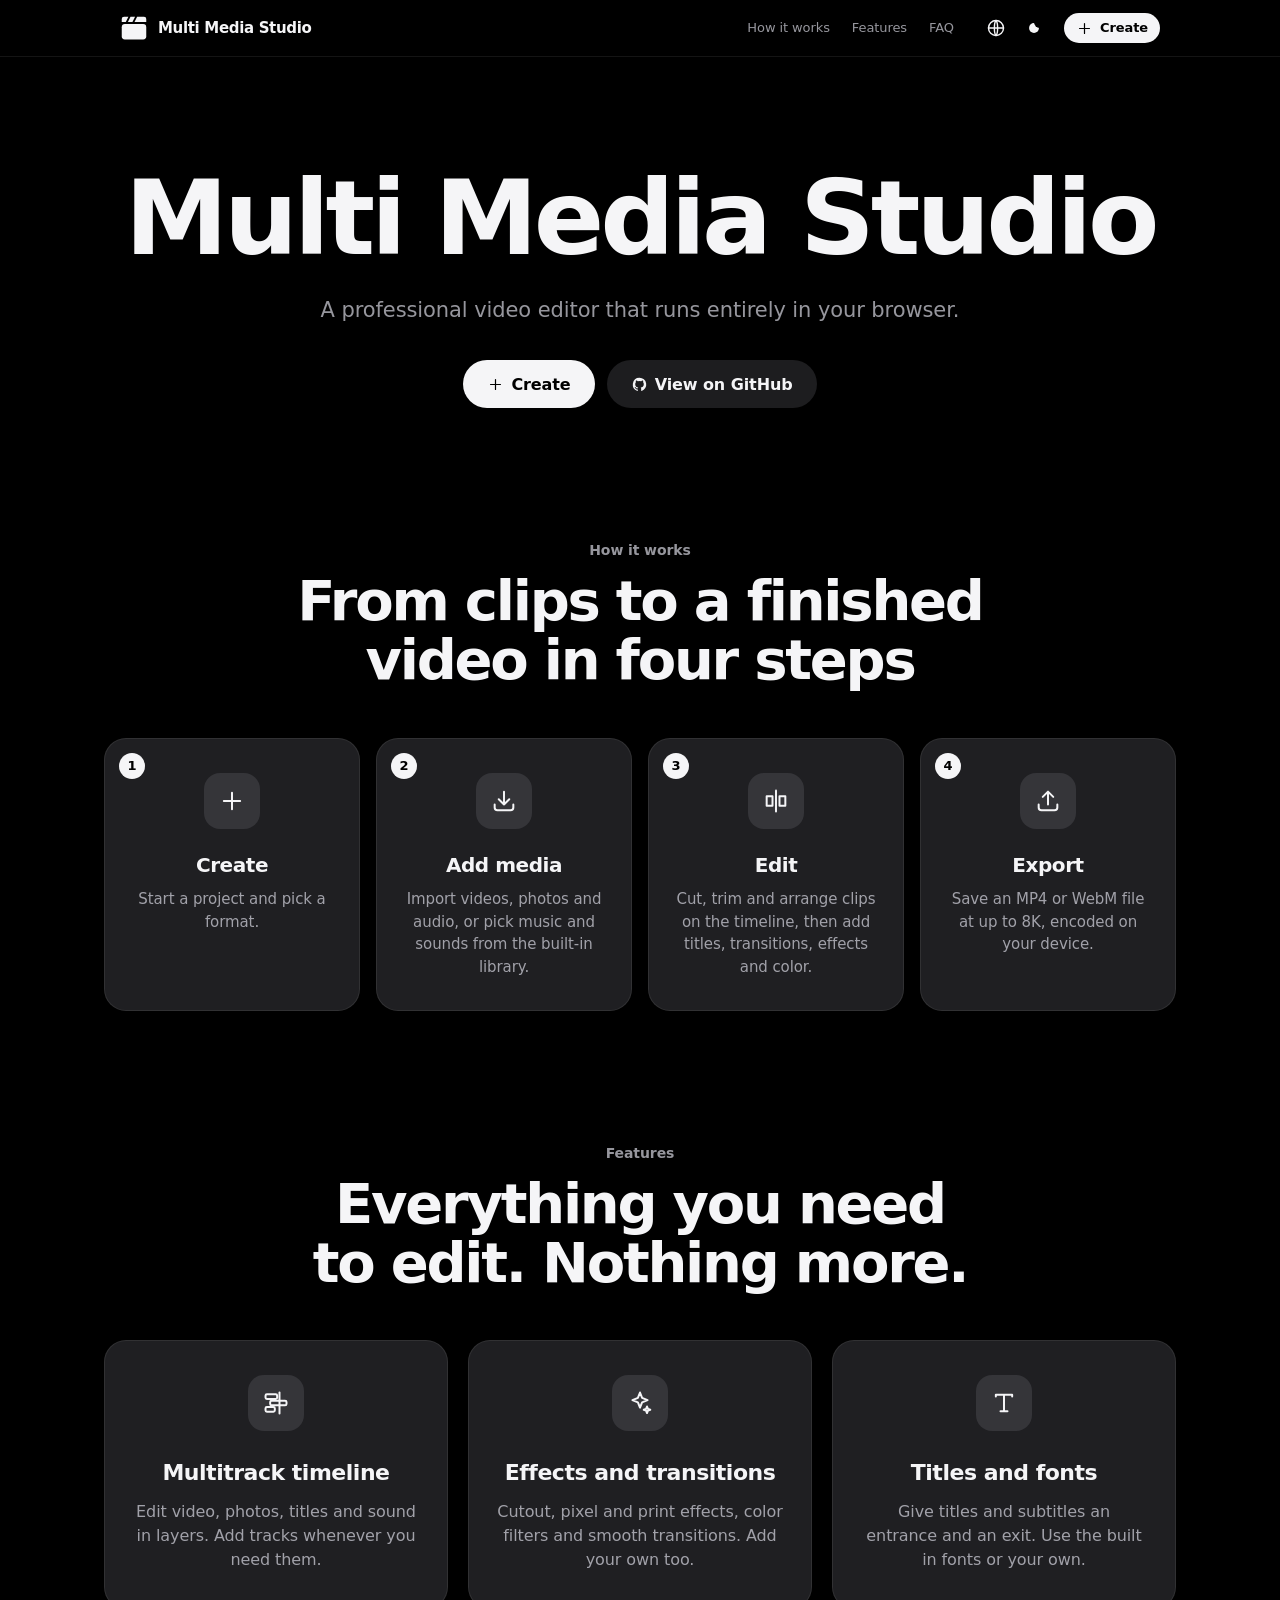
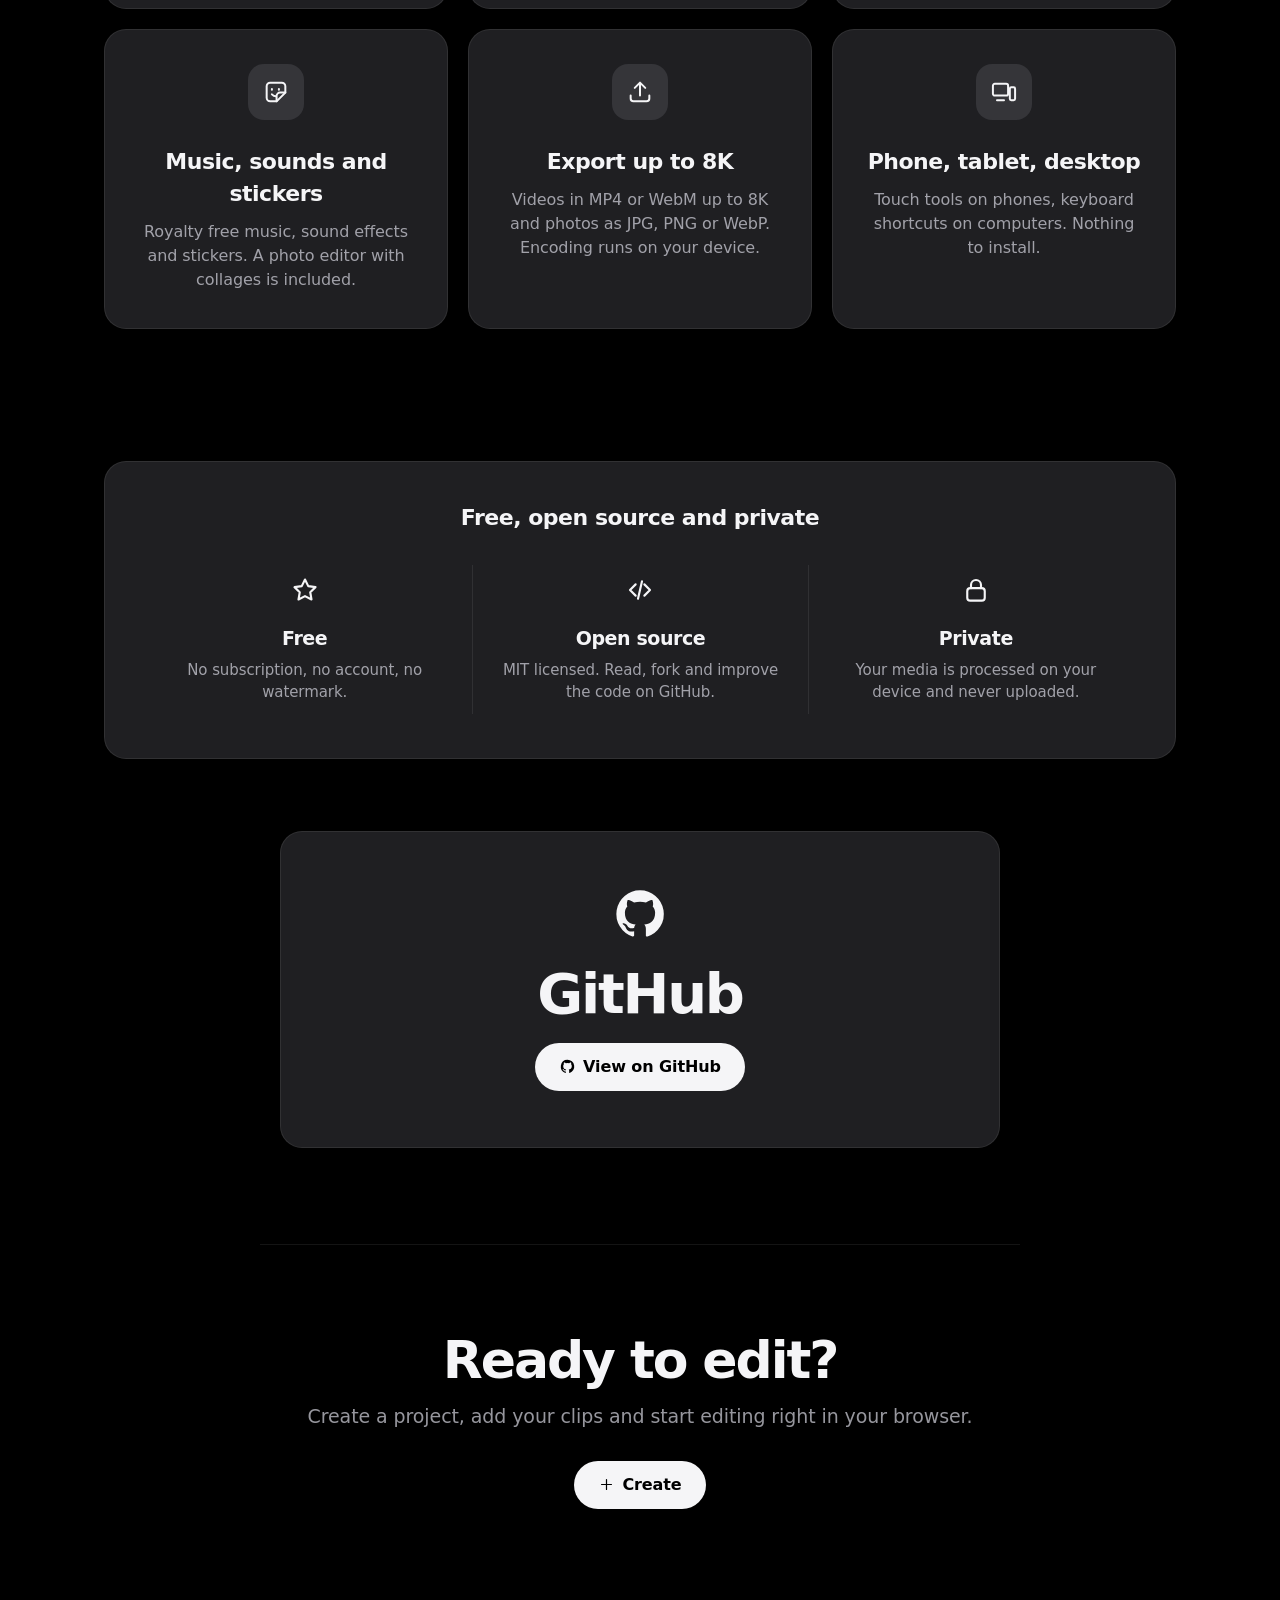
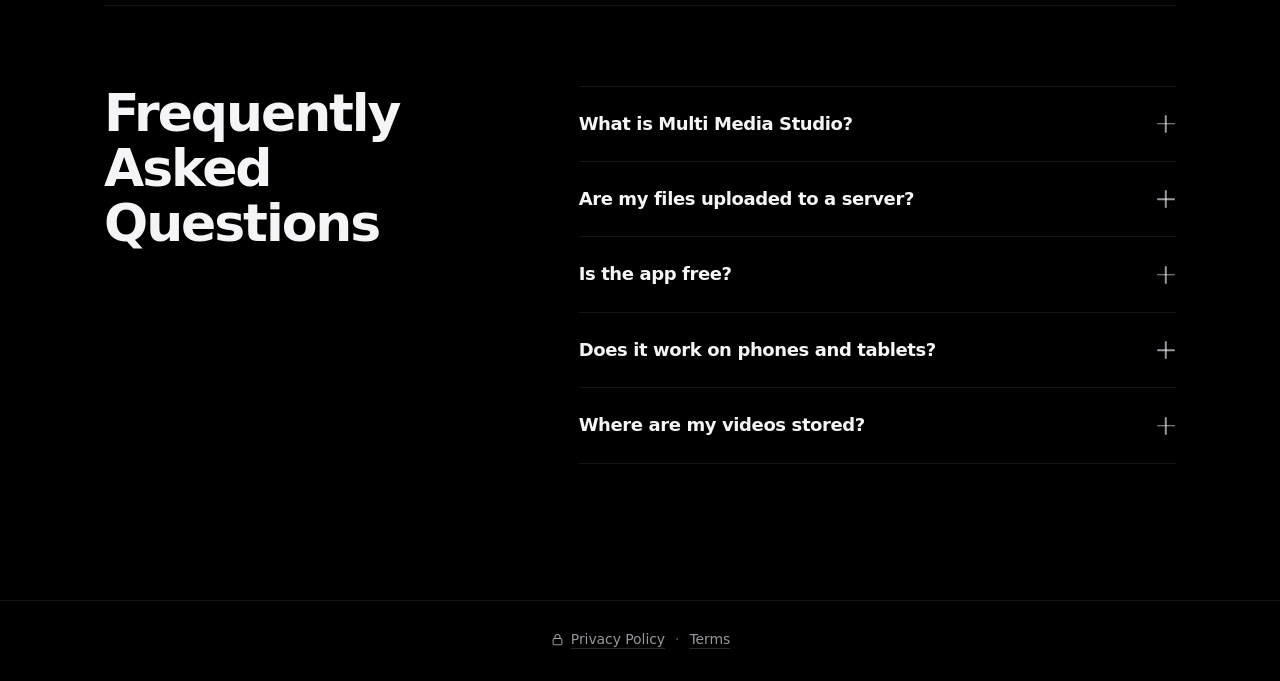
<file: index.html>
<!DOCTYPE html>
<html lang="en" dir="ltr" data-theme="dark">
<head>
<meta charset="UTF-8">
<meta name="viewport" content="width=device-width, initial-scale=1, viewport-fit=cover">
<!-- The page may only talk to its own origin. Media is read from files the user picks
     (blob: URLs) and never sent anywhere; there are no analytics or third-party calls. -->
<meta http-equiv="Content-Security-Policy" content="default-src 'self'; script-src 'self' 'wasm-unsafe-eval'; worker-src 'self' blob:; style-src 'self' 'unsafe-inline'; img-src 'self' data: blob:; media-src 'self' data: blob:; connect-src 'self' data: blob:; font-src 'self'; object-src 'none'; base-uri 'self'; form-action 'none'; manifest-src 'self'">
<meta name="referrer" content="no-referrer">
<meta name="color-scheme" content="dark light">
<meta name="theme-color" content="#000000">
<meta name="description" content="A free, local-first video editor that runs in your browser. Multi-track timeline, effects, transitions, titles, a royalty-free music library and MP4/WebM export. Your media never leaves your device.">
<title>Multi Media Studio</title>
<script src="mms/src/boot.js"></script>
<link rel="icon" href="mms/assets/icons/icon.svg" type="image/svg+xml">
<link rel="apple-touch-icon" href="mms/assets/icons/icon-192.png">
<link rel="manifest" href="mms/app.webmanifest">
<link rel="stylesheet" href="mms/assets/css/base.css">
<link rel="stylesheet" href="mms/assets/css/landing.css">
<link rel="stylesheet" href="mms/assets/css/studio.css">
<link rel="stylesheet" href="mms/assets/css/photo-editor.css">
<link rel="modulepreload" href="mms/src/main.js">
</head>
<body>
<a class="skip-link" href="#main" data-i18n="a11y.skip">Skip to content</a>

<!-- ============================================================ SITE (landing + legal) -->
<div class="site" id="site">
  <header class="site-nav" id="siteNav">
    <div class="site-nav-inner">
      <a class="brand" href="#/" data-scroll-top data-i18n-aria="nav.home" aria-label="Home">
        <span data-mark></span>
        <span class="brand-name">Multi Media Studio</span>
      </a>
      <nav class="site-links" data-i18n-aria="nav.sections" aria-label="Sections">
        <a href="#how" data-scroll="how" data-i18n="nav.how">How it works</a>
        <a href="#features" data-scroll="features" data-i18n="nav.features">Features</a>
        <a href="#faq" data-scroll="faq" data-i18n="nav.faq">FAQ</a>
      </nav>
      <div class="site-actions">
        <button class="icon-btn" type="button" data-action="language" data-i18n-aria="nav.language" data-i18n-title="nav.language" aria-label="Language"><span data-icon="globe"></span></button>
        <button class="icon-btn" type="button" data-action="theme" data-theme-toggle>
          <svg class="theme-glyph" viewBox="0 0 24 24" aria-hidden="true">
            <mask id="tgMask"><rect width="24" height="24" fill="#fff"/><circle class="tg-bite" cx="17" cy="7" r="5" fill="#000"/></mask>
            <circle class="tg-core" cx="12" cy="12" r="4.4" fill="currentColor" mask="url(#tgMask)"/>
            <g class="tg-rays" stroke="currentColor" stroke-width="1.6" stroke-linecap="round"><path d="M12 2.5v2M12 19.5v2M2.5 12h2M19.5 12h2M5.3 5.3l1.4 1.4M17.3 17.3l1.4 1.4M5.3 18.7l1.4-1.4M17.3 6.7l1.4-1.4"/></g>
          </svg>
        </button>
        <a class="btn primary small" href="#/studio/new"><span data-icon="plus"></span><span data-i18n="cta.start">Create</span></a>
      </div>
    </div>
  </header>

  <main class="landing" id="main" tabindex="-1">
    <!-- Hero -->
    <section class="hero" aria-labelledby="heroTitle">
      <h1 class="hero-title" id="heroTitle">Multi Media Studio</h1>
      <p class="hero-text" data-i18n="hero.text">A professional video editor that runs entirely in your browser.</p>
      <div class="hero-actions">
        <a class="btn primary large" href="#/studio/new"><span data-icon="plus"></span><span data-i18n="cta.start">Create</span></a>
        <a class="btn large" href="https://github.com/aligokdam/multi.media.studio" target="_blank" rel="noopener noreferrer"><span data-icon="github"></span><span data-i18n="cta.github">View on GitHub</span></a>
      </div>
    </section>

    <!-- How it works -->
    <section class="lp-block" id="how" aria-labelledby="howTitle">
      <div class="block-head">
        <p class="eyebrow" data-i18n="nav.how">How it works</p>
        <h2 id="howTitle" data-i18n="how.title">From clips to a finished video in four steps</h2>
      </div>
      <ol class="steps">
        <li class="step"><span class="step-num" aria-hidden="true">1</span><span class="step-icon" data-icon="plus"></span><h3 data-i18n="how.s1.title">Create</h3><p data-i18n="how.s1.text"></p></li>
        <li class="step"><span class="step-num" aria-hidden="true">2</span><span class="step-icon" data-icon="importFile"></span><h3 data-i18n="how.s2.title">Add media</h3><p data-i18n="how.s2.text"></p></li>
        <li class="step"><span class="step-num" aria-hidden="true">3</span><span class="step-icon" data-icon="split"></span><h3 data-i18n="how.s3.title">Edit</h3><p data-i18n="how.s3.text"></p></li>
        <li class="step"><span class="step-num" aria-hidden="true">4</span><span class="step-icon" data-icon="exportFile"></span><h3 data-i18n="how.s4.title">Export</h3><p data-i18n="how.s4.text"></p></li>
      </ol>
    </section>

    <!-- Features -->
    <section class="lp-block" id="features" aria-labelledby="featuresTitle">
      <div class="block-head">
        <p class="eyebrow" data-i18n="nav.features">Features</p>
        <h2 id="featuresTitle" data-i18n="features.title">Everything you need to edit. Nothing more.</h2>
      </div>
      <div class="features">
        <article class="feature"><span class="feature-icon" data-icon="timeline"></span><h3 data-i18n="features.f1.title"></h3><p data-i18n="features.f1.text"></p></article>
        <article class="feature"><span class="feature-icon" data-icon="effects"></span><h3 data-i18n="features.f2.title"></h3><p data-i18n="features.f2.text"></p></article>
        <article class="feature"><span class="feature-icon" data-icon="text"></span><h3 data-i18n="features.f3.title"></h3><p data-i18n="features.f3.text"></p></article>
        <article class="feature"><span class="feature-icon" data-icon="sticker"></span><h3 data-i18n="features.f4.title"></h3><p data-i18n="features.f4.text"></p></article>
        <article class="feature"><span class="feature-icon" data-icon="exportFile"></span><h3 data-i18n="features.f5.title"></h3><p data-i18n="features.f5.text"></p></article>
        <article class="feature"><span class="feature-icon" data-icon="devices"></span><h3 data-i18n="features.f6.title"></h3><p data-i18n="features.f6.text"></p></article>
      </div>
    </section>

    <!-- Values -->
    <section class="values" aria-labelledby="valuesTitle">
      <h2 class="values-title" id="valuesTitle" data-i18n="values.title">Free, open source and private</h2>
      <div class="values-grid">
        <div class="value-item"><span data-icon="star"></span><h3 data-i18n="values.free.title">Free</h3><p data-i18n="values.free.text"></p></div>
        <div class="value-item"><span data-icon="code"></span><h3 data-i18n="values.open.title">Open source</h3><p data-i18n="values.open.text"></p></div>
        <div class="value-item"><span data-icon="lock"></span><h3 data-i18n="values.private.title">Private</h3><p data-i18n="values.private.text"></p></div>
      </div>
    </section>

    <!-- GitHub -->
    <section class="lp-block github" id="github" aria-labelledby="githubTitle">
      <div class="repo-card">
        <span class="repo-icon" data-icon="github"></span>
        <h2 id="githubTitle">GitHub</h2>
        <a class="btn primary large" href="https://github.com/aligokdam/multi.media.studio" target="_blank" rel="noopener noreferrer"><span data-icon="github"></span><span data-i18n="cta.github">View on GitHub</span></a>
      </div>
    </section>

    <!-- CTA -->
    <section class="cta" aria-labelledby="ctaTitle">
      <h2 id="ctaTitle" data-i18n="cta.title">Ready to edit?</h2>
      <p data-i18n="cta.text"></p>
      <a class="btn primary large" href="#/studio/new"><span data-icon="plus"></span><span data-i18n="cta.start">Create</span></a>
    </section>

    <!-- FAQ -->
    <section class="faq" id="faq" aria-labelledby="faqTitle">
      <h2 id="faqTitle" data-i18n="faq.title">Frequently asked questions</h2>
      <div class="faq-list">
        <details><summary><span data-i18n="faq.q10"></span><span class="faq-icon" aria-hidden="true"></span></summary><p data-i18n="faq.a10"></p></details>
        <details><summary><span data-i18n="faq.q1"></span><span class="faq-icon" aria-hidden="true"></span></summary><p data-i18n="faq.a1"></p></details>
        <details><summary><span data-i18n="faq.q4"></span><span class="faq-icon" aria-hidden="true"></span></summary><p data-i18n="faq.a4"></p></details>
        <details><summary><span data-i18n="faq.q11"></span><span class="faq-icon" aria-hidden="true"></span></summary><p data-i18n="faq.a11"></p></details>
        <details><summary><span data-i18n="faq.q5"></span><span class="faq-icon" aria-hidden="true"></span></summary><p data-i18n="faq.a5"></p></details>
      </div>
    </section>
  </main>

  <!-- ============================================================ LEGAL -->
  <main class="legal" id="legal" tabindex="-1">
    <article class="legal-doc" data-doc="terms">
      <header class="legal-head">
        <h1 data-i18n="terms.title">Terms of Use</h1>
        <p class="legal-updated" data-i18n="legal.updated"></p>
        <p class="legal-intro" data-i18n="terms.intro"></p>
      </header>
      <section><h2><span class="legal-num">1</span><span data-i18n="terms.h1"></span></h2><p data-i18n="terms.p1"></p></section>
      <section><h2><span class="legal-num">2</span><span data-i18n="terms.h2"></span></h2><p data-i18n="terms.p2"></p></section>
      <section><h2><span class="legal-num">3</span><span data-i18n="terms.h3"></span></h2><p data-i18n-html="terms.p3"></p></section>
      <section><h2><span class="legal-num">4</span><span data-i18n="terms.h4"></span></h2><p data-i18n="terms.p4"></p></section>
      <section><h2><span class="legal-num">5</span><span data-i18n="terms.h5"></span></h2><p data-i18n="terms.p5"></p></section>
      <section><h2><span class="legal-num">6</span><span data-i18n="terms.h6"></span></h2><p data-i18n-html="terms.p6"></p></section>
      <section><h2><span class="legal-num">7</span><span data-i18n="terms.h7"></span></h2><p data-i18n="terms.p7"></p></section>
      <section><h2><span class="legal-num">8</span><span data-i18n="terms.h8"></span></h2><p data-i18n="terms.p8"></p></section>
      <section><h2><span class="legal-num">9</span><span data-i18n="terms.h9"></span></h2><p data-i18n="terms.p9"></p></section>
      <section><h2><span class="legal-num">10</span><span data-i18n="terms.h10"></span></h2><p data-i18n-html="terms.p10"></p></section>
    </article>
  </main>

  <footer class="site-footer">
    <nav class="legal-links" data-i18n-aria="nav.footer" aria-label="Footer">
      <a href="#/privacy"><span data-icon="lock"></span><span data-i18n="privacy.title">Privacy Policy</span></a>
      <span aria-hidden="true">·</span>
      <a href="#/terms" data-i18n="footer.terms">Terms</a>
    </nav>
  </footer>
</div>

<!-- ============================================================ STUDIO (built by src/studio) -->
<div class="studio" id="studio" data-i18n-aria="studio.label" aria-label="Studio"></div>

<div class="live-region sr-only" id="liveRegion" aria-live="polite"></div>
<noscript><p class="noscript">Multi Media Studio needs JavaScript to run. Everything runs locally in your browser.</p></noscript>

<script type="module" src="mms/src/main.js"></script>
</body>
</html>
</file>
<file: mms/assets/css/base.css>
/* =====================================================================
   Multi Media Studio — design system
   One token set per theme. Components read tokens only, so light is a real
   counterpart of dark (white surfaces, black text), not an inversion.
   Layout uses logical properties throughout so RTL needs no overrides.
   ===================================================================== */

:root {
  color-scheme: dark;
  --bg: #000000;
  --bg-2: #0b0b0c;
  --surface: rgba(22, 22, 24, 0.78);
  --surface-solid: #161618;
  --surface-2: #1f1f22;
  --surface-3: #2a2a2e;
  --well: #050505;
  --separator: rgba(255, 255, 255, 0.08);
  --separator-strong: rgba(255, 255, 255, 0.16);
  --label: #f5f5f7;
  --label-2: rgba(235, 235, 245, 0.64);
  --label-3: rgba(235, 235, 245, 0.4);
  --label-4: rgba(235, 235, 245, 0.2);
  --fill: rgba(120, 120, 128, 0.24);
  --fill-2: rgba(120, 120, 128, 0.15);
  --fill-3: rgba(120, 120, 128, 0.09);
  --fill-hover: rgba(120, 120, 128, 0.34);
  --seg-on: #636366;
  --seg-on-shadow: 0 1px 2px rgba(0, 0, 0, 0.4);
  --primary-bg: #f5f5f7;
  --primary-fg: #000000;
  --primary-hover: #ffffff;
  --track: rgba(120, 120, 128, 0.36);
  --track-fill: #f5f5f7;
  --thumb: #ffffff;
  --focus: rgba(255, 255, 255, 0.7);
  --danger: #ff6961;
  --success: #63d68a;
  --backdrop: rgba(0, 0, 0, 0.56);
  --shadow-panel: 0 1px 0 rgba(255, 255, 255, 0.04) inset, 0 16px 48px rgba(0, 0, 0, 0.4);
  --shadow-pop: 0 18px 60px rgba(0, 0, 0, 0.6), 0 0 0 0.5px rgba(255, 255, 255, 0.08);
  --checker-a: #18181a;
  --checker-b: #222225;

  /* Timeline clip tones: monochrome, separated by lightness and texture. */
  --clip-video: #3a3a3f;
  --clip-video-edge: #55555b;
  --clip-image: #303035;
  --clip-audio: #26262b;
  --clip-audio-wave: rgba(245, 245, 247, 0.62);
  --clip-text: #e8e8ed;
  --clip-text-fg: #000000;
  --clip-selected: #ffffff;
  --playhead: #ffffff;

  --radius-2xl: 22px;
  --radius-xl: 16px;
  --radius-l: 12px;
  --radius-m: 10px;
  --radius-s: 8px;
  --radius-xs: 6px;
  --ease: cubic-bezier(0.25, 0.1, 0.25, 1);
  --ease-out: cubic-bezier(0.16, 1, 0.3, 1);
  --ease-spring: cubic-bezier(0.34, 1.4, 0.64, 1);
  --font: -apple-system, BlinkMacSystemFont, "SF Pro Text", "Segoe UI Variable Text", "Segoe UI", system-ui, Roboto, "Helvetica Neue", Arial, "Noto Sans", sans-serif;
  --font-display: -apple-system, BlinkMacSystemFont, "SF Pro Display", "Segoe UI Variable Display", "Segoe UI", system-ui, Roboto, "Helvetica Neue", Arial, "Noto Sans", sans-serif;
  --font-mono: ui-monospace, "SF Mono", SFMono-Regular, Menlo, Consolas, "Liberation Mono", monospace;
  --tracking-tight: -0.022em;
  --tracking-display: -0.04em;
  --leading-display: 1.06;
}

html[data-theme="light"] {
  color-scheme: light;
  --bg: #ffffff;
  --bg-2: #f5f5f7;
  --surface: rgba(255, 255, 255, 0.82);
  --surface-solid: #ffffff;
  --surface-2: #f2f2f4;
  --surface-3: #e8e8ec;
  --well: #f5f5f7;
  --separator: rgba(0, 0, 0, 0.08);
  --separator-strong: rgba(0, 0, 0, 0.15);
  --label: #000000;
  --label-2: rgba(60, 60, 67, 0.72);
  --label-3: rgba(60, 60, 67, 0.46);
  --label-4: rgba(60, 60, 67, 0.22);
  --fill: rgba(120, 120, 128, 0.16);
  --fill-2: rgba(120, 120, 128, 0.1);
  --fill-3: rgba(120, 120, 128, 0.06);
  --fill-hover: rgba(120, 120, 128, 0.22);
  --seg-on: #ffffff;
  --seg-on-shadow: 0 1px 3px rgba(0, 0, 0, 0.12), 0 0 0 0.5px rgba(0, 0, 0, 0.05);
  --primary-bg: #000000;
  --primary-fg: #ffffff;
  --primary-hover: #1d1d1f;
  --track: rgba(120, 120, 128, 0.24);
  --track-fill: #000000;
  --thumb: #ffffff;
  --focus: rgba(0, 0, 0, 0.55);
  --danger: #d70015;
  --success: #1f8f4a;
  --backdrop: rgba(0, 0, 0, 0.24);
  --shadow-panel: 0 1px 2px rgba(0, 0, 0, 0.04), 0 12px 32px rgba(0, 0, 0, 0.06);
  --shadow-pop: 0 18px 60px rgba(0, 0, 0, 0.16), 0 0 0 0.5px rgba(0, 0, 0, 0.06);
  --checker-a: #ffffff;
  --checker-b: #ececf0;

  --clip-video: #d9d9de;
  --clip-video-edge: #c4c4ca;
  --clip-image: #e3e3e8;
  --clip-audio: #ececf0;
  --clip-audio-wave: rgba(0, 0, 0, 0.55);
  --clip-text: #1d1d1f;
  --clip-text-fg: #ffffff;
  --clip-selected: #000000;
  --playhead: #000000;
}

/* ------------------------------------------------------------ reset */
*, *::before, *::after { box-sizing: border-box; }
html { -webkit-text-size-adjust: 100%; text-size-adjust: 100%; }
html, body { margin: 0; padding: 0; }
body {
  min-height: 100vh;
  min-height: 100dvh;
  background: var(--bg);
  color: var(--label);
  font-family: var(--font);
  font-size: 15px;
  line-height: 1.47;
  letter-spacing: -0.006em;
  -webkit-font-smoothing: antialiased;
  -moz-osx-font-smoothing: grayscale;
}
button, input, select, textarea { font: inherit; color: inherit; letter-spacing: inherit; }
button { cursor: pointer; }
a { color: inherit; }
img, svg, canvas, video { display: block; }
[hidden] { display: none !important; }
html.i18n-wait body { visibility: hidden; }
.sr-only {
  position: absolute !important; width: 1px; height: 1px; padding: 0; margin: -1px;
  overflow: hidden; clip: rect(0 0 0 0); white-space: nowrap; border: 0;
}
html { -webkit-tap-highlight-color: transparent; }
:focus { outline: none; }
:focus-visible { outline: 2px solid var(--focus); outline-offset: 2px; }
.i { width: 20px; height: 20px; flex: none; }
.mark { width: 28px; height: 28px; flex: none; }
.ltr { direction: ltr; unicode-bidi: isolate; }
.tabular { font-variant-numeric: tabular-nums; }

/* ------------------------------------------------- Script typography
   Negative tracking and tight leading suit Latin display type. Connected and
   stacked scripts (Arabic, Persian, Urdu Nastaliq) need normal tracking and
   more vertical room, so the display tokens are reset per script. */
html[data-script="arabic"], html[data-script="nastaliq"] {
  --tracking-tight: 0;
  --tracking-display: 0;
  --leading-display: 1.3;
}
html[data-script="arabic"] body, html[data-script="nastaliq"] body { letter-spacing: 0; }
html[data-script="arabic"] * , html[data-script="nastaliq"] * { letter-spacing: 0 !important; }
html[data-script="nastaliq"] body { line-height: 1.85; }
html[data-script="nastaliq"] { --leading-display: 1.55; }
html[data-script="nastaliq"] .hint, html[data-script="nastaliq"] .row-sub { font-size: 13px; }
/* CJK: no negative tracking, a little more leading, and line breaks that keep
   words together (Korean spaces words; Japanese and Chinese break by phrase). */
html[data-script="cjk"] { --tracking-tight: 0; --tracking-display: 0; --leading-display: 1.22; }
html[data-script="cjk"] body { line-height: 1.6; }
html[lang="ko"] body { word-break: keep-all; }
html[lang="ja"] h1, html[lang="ja"] h2, html[lang="ja"] h3, html[lang="zh"] h1, html[lang="zh"] h2, html[lang="zh"] h3 { word-break: auto-phrase; }
/* Indic scripts (Devanagari, Bengali, Gurmukhi, Tamil, Telugu) stack vowel
   signs above and below the line, so they need taller lines and no tracking. */
html[data-script="indic"] { --tracking-tight: 0; --tracking-display: 0; --leading-display: 1.38; }
html[data-script="indic"] body { line-height: 1.62; }
html[data-script="indic"] * , html[data-script="cjk"] .hero-title { letter-spacing: 0 !important; }
html[data-script="cyrillic"] { --tracking-display: -0.02em; }

/* ------------------------------------------------------------ buttons */
.btn {
  display: inline-flex;
  align-items: center;
  justify-content: center;
  gap: 7px;
  min-height: 36px;
  padding: 7px 16px;
  border-radius: 999px;
  border: 0;
  font-size: 14px;
  font-weight: 500;
  background: var(--fill);
  color: var(--label);
  text-decoration: none;
  white-space: nowrap;
  transition: background-color .18s var(--ease), opacity .18s var(--ease), transform .12s var(--ease);
  -webkit-tap-highlight-color: transparent;
}
.btn:hover:not(:disabled) { background: var(--fill-hover); }
.btn:active:not(:disabled) { transform: scale(0.97); }
.btn:disabled { opacity: .4; cursor: default; }
.btn .i { width: 17px; height: 17px; }
.btn.small { min-height: 30px; padding: 4px 12px; font-size: 13px; }
.btn.large { min-height: 48px; padding: 12px 24px; font-size: 16px; font-weight: 600; }
.btn.block { width: 100%; }
.btn.primary { background: var(--primary-bg); color: var(--primary-fg); font-weight: 600; }
.btn.primary:hover:not(:disabled) { background: var(--primary-hover); }
.btn.ghost { background: transparent; }
.btn.ghost:hover:not(:disabled) { background: var(--fill-2); }
.btn.danger { background: transparent; color: var(--danger); box-shadow: inset 0 0 0 1px var(--separator-strong); }
.btn.danger:hover:not(:disabled) { background: color-mix(in srgb, var(--danger) 12%, transparent); }

.icon-btn {
  display: inline-grid;
  place-items: center;
  width: 36px;
  height: 36px;
  border: 0;
  border-radius: 999px;
  background: transparent;
  color: var(--label);
  transition: background-color .18s var(--ease), opacity .18s var(--ease), transform .12s var(--ease);
  -webkit-tap-highlight-color: transparent;
}
.icon-btn:hover:not(:disabled) { background: var(--fill-2); }
.icon-btn:active:not(:disabled) { transform: scale(0.94); }
.icon-btn:disabled { opacity: .32; cursor: default; }
.icon-btn[aria-pressed="true"] { background: var(--fill); }
.icon-btn.small { width: 30px; height: 30px; }
.icon-btn.small .i { width: 17px; height: 17px; }
.icon-btn.filled { background: var(--fill); }

.nav-btn {
  display: inline-flex; align-items: center; gap: 2px;
  min-height: 36px; padding: 6px 8px;
  border: 0; border-radius: var(--radius-s);
  background: transparent; color: var(--label);
  font-size: 15px;
}
.nav-btn .i { width: 20px; height: 20px; }
.nav-btn.strong { font-weight: 600; }
.nav-btn:hover { background: var(--fill-2); }
html[dir="rtl"] .nav-btn .i, html[dir="rtl"] .chev, html[dir="rtl"] .flip-rtl { transform: scaleX(-1); }

/* ------------------------------------------------------------ segmented */
.segmented {
  display: inline-flex;
  padding: 2px;
  gap: 2px;
  border-radius: 10px;
  background: var(--fill-2);
  max-width: 100%;
}
.segmented button {
  flex: 1 1 auto;
  border: 0;
  background: transparent;
  min-height: 30px;
  padding: 4px 12px;
  border-radius: 8px;
  font-size: 13px;
  font-weight: 500;
  white-space: nowrap;
  transition: background-color .2s var(--ease), box-shadow .2s var(--ease);
}
.segmented button[aria-checked="true"] { background: var(--seg-on); box-shadow: var(--seg-on-shadow); font-weight: 600; }
.segmented button:disabled { opacity: .35; cursor: default; }
.segmented.block { display: flex; width: 100%; }

/* ------------------------------------------------------------ switch */
.switch {
  position: relative;
  width: 51px; height: 31px;
  flex: none;
  border: 0; padding: 0;
  border-radius: 999px;
  background: var(--fill);
  transition: background-color .22s var(--ease);
}
.switch::after {
  content: "";
  position: absolute; top: 2px; inset-inline-start: 2px;
  width: 27px; height: 27px;
  border-radius: 50%;
  background: #fff;
  box-shadow: 0 3px 8px rgba(0, 0, 0, .18), 0 1px 1px rgba(0, 0, 0, .1);
  transition: transform .26s var(--ease-spring), background-color .2s;
}
.switch[aria-checked="true"] { background: var(--primary-bg); }
.switch[aria-checked="true"]::after { transform: translateX(20px); background: var(--primary-fg); }
html[dir="rtl"] .switch[aria-checked="true"]::after { transform: translateX(-20px); }

/* ------------------------------------------------------------ range */
input[type="range"] {
  -webkit-appearance: none;
  appearance: none;
  width: 100%;
  height: 28px;
  margin: 0;
  background: transparent;
  --p: 50%;
  touch-action: pan-y;
}
input[type="range"]::-webkit-slider-runnable-track {
  height: 4px; border-radius: 2px;
  background: linear-gradient(to right, var(--track-fill) 0 var(--p), var(--track) var(--p) 100%);
}
html[dir="rtl"] input[type="range"]:not(.ltr)::-webkit-slider-runnable-track {
  background: linear-gradient(to left, var(--track-fill) 0 var(--p), var(--track) var(--p) 100%);
}
input[type="range"]::-webkit-slider-thumb {
  -webkit-appearance: none;
  width: 22px; height: 22px; margin-top: -9px;
  border-radius: 50%;
  background: var(--thumb);
  border: 0;
  box-shadow: 0 2px 8px rgba(0, 0, 0, .28), 0 0 0 .5px rgba(0, 0, 0, .1);
  transition: transform .15s var(--ease);
}
input[type="range"]:active::-webkit-slider-thumb { transform: scale(1.1); }
input[type="range"]::-moz-range-track { height: 4px; border-radius: 2px; background: var(--track); }
input[type="range"]::-moz-range-progress { height: 4px; border-radius: 2px; background: var(--track-fill); }
input[type="range"]::-moz-range-thumb {
  width: 22px; height: 22px; border-radius: 50%; border: 0;
  background: var(--thumb); box-shadow: 0 2px 8px rgba(0, 0, 0, .28);
}
input[type="range"]:focus-visible { outline: none; }
input[type="range"]:focus-visible::-webkit-slider-thumb { outline: 2px solid var(--focus); outline-offset: 2px; }

/* ------------------------------------------------------------ fields */
.field {
  width: 100%;
  min-height: 40px;
  padding: 9px 12px;
  border: 1px solid var(--separator-strong);
  border-radius: var(--radius-m);
  background: var(--fill-3);
  color: var(--label);
  font-size: 15px;
}
.field:focus { border-color: var(--label-2); background: transparent; }
textarea.field { resize: vertical; min-height: 84px; line-height: 1.4; }
select.field { appearance: none; -webkit-appearance: none; padding-inline-end: 34px;
  background-image: linear-gradient(45deg, transparent 50%, currentColor 50%), linear-gradient(135deg, currentColor 50%, transparent 50%);
  background-size: 5px 5px; background-repeat: no-repeat;
  background-position: calc(100% - 18px) 52%, calc(100% - 13px) 52%; }
html[dir="rtl"] select.field { background-position: 13px 52%, 18px 52%; }
.search {
  position: relative;
}
.search .i { position: absolute; inset-inline-start: 11px; top: 50%; transform: translateY(-50%); width: 17px; height: 17px; color: var(--label-3); pointer-events: none; }
.search .field { padding-inline-start: 36px; min-height: 36px; border-radius: 999px; border-color: transparent; background: var(--fill-2); font-size: 14px; }

/* ------------------------------------------------------------ chips */
.chips { display: flex; gap: 6px; overflow-x: auto; scrollbar-width: none; padding: 2px 0; }
.chips::-webkit-scrollbar { display: none; }
.chip {
  flex: none;
  min-height: 30px;
  padding: 5px 12px;
  border: 0;
  border-radius: 999px;
  background: var(--fill-2);
  color: var(--label-2);
  font-size: 13px;
  font-weight: 500;
  white-space: nowrap;
}
.chip:hover { color: var(--label); }
.chip[aria-pressed="true"], .chip[aria-checked="true"] { background: var(--primary-bg); color: var(--primary-fg); }

/* ------------------------------------------------------------ grouped lists */
.section { margin: 22px 0 0; }
.section:first-child { margin-top: 4px; }
.section-title { margin: 0 0 7px; padding: 0 16px; font-size: 13px; font-weight: 500; color: var(--label-2); text-transform: none; }
.section-foot { margin: 7px 0 0; padding: 0 16px; font-size: 12.5px; line-height: 1.45; color: var(--label-3); }
.list {
  list-style: none; margin: 0; padding: 0;
  border-radius: var(--radius-l);
  background: var(--surface-2);
  overflow: hidden;
}
.list > li { position: relative; }
.list > li + li::before {
  content: ""; position: absolute; top: 0; inset-inline-start: 16px; inset-inline-end: 0;
  height: 1px; background: var(--separator);
}
.list > li.has-icon + li::before, .list > li + li.has-icon::before { inset-inline-start: 54px; }
.row {
  display: flex; align-items: center; gap: 12px;
  width: 100%; min-height: 48px;
  padding: 10px 16px;
  border: 0; background: transparent; color: var(--label);
  text-align: start; text-decoration: none;
  font-size: 15px;
}
button.row:hover, a.row:hover { background: var(--fill-3); }
.row-icon {
  display: grid; place-items: center; flex: none;
  width: 28px; height: 28px; border-radius: 7px;
  background: var(--fill); color: var(--label);
}
.row-icon .i { width: 17px; height: 17px; }
.row-main { flex: 1; min-width: 0; display: flex; flex-direction: column; gap: 1px; }
.row-label { overflow-wrap: anywhere; }
.row-sub { font-size: 12.5px; color: var(--label-2); line-height: 1.4; }
.row-value { flex: none; color: var(--label-2); font-size: 14px; display: inline-flex; align-items: center; gap: 6px; }
.row .chev { width: 16px; height: 16px; color: var(--label-3); flex: none; }
.row .check { width: 18px; height: 18px; color: var(--label); visibility: hidden; flex: none; }
.row[aria-checked="true"] .check { visibility: visible; }
.row.stack { flex-direction: column; align-items: stretch; gap: 8px; }
.row.stack .row-head { display: flex; justify-content: space-between; align-items: baseline; gap: 12px; }
.row.danger { color: var(--danger); }
kbd {
  display: inline-block; min-width: 24px; padding: 2px 6px;
  border-radius: 6px; background: var(--fill); box-shadow: inset 0 -1px 0 var(--separator-strong);
  font: 600 12px/1.4 var(--font); text-align: center; color: var(--label);
  direction: ltr; unicode-bidi: isolate;
}

/* ------------------------------------------------------------ sheet */
.sheet-layer { position: fixed; inset: 0; z-index: 80; display: grid; place-items: center; padding: 24px; }
.sheet-backdrop {
  position: absolute; inset: 0;
  background: var(--backdrop);
  opacity: 0;
  transition: opacity .26s var(--ease);
  -webkit-backdrop-filter: blur(2px); backdrop-filter: blur(2px);
}
.sheet {
  position: relative;
  display: flex; flex-direction: column;
  width: min(560px, 100%);
  max-height: min(760px, calc(100dvh - 48px));
  border-radius: var(--radius-2xl);
  background: var(--bg-2);
  box-shadow: var(--shadow-pop);
  opacity: 0;
  transform: translateY(14px) scale(.985);
  transition: opacity .26s var(--ease), transform .32s var(--ease-out);
  overflow: hidden;
}
html[data-theme="light"] .sheet { background: #f2f2f7; }
.sheet-layer[data-size="large"] .sheet { width: min(760px, 100%); }
.sheet-layer.show .sheet-backdrop { opacity: 1; }
.sheet-layer.show .sheet { opacity: 1; transform: none; }
.sheet-grabber { display: none; }
.sheet-header {
  display: grid; grid-template-columns: 1fr auto 1fr; align-items: center; gap: 8px;
  min-height: 56px; padding: 8px 10px;
  border-bottom: 1px solid var(--separator);
}
.sheet-header .start { justify-self: start; min-width: 0; }
.sheet-header .end { justify-self: end; }
.sheet-back-label { max-width: 120px; overflow: hidden; text-overflow: ellipsis; white-space: nowrap; }
.sheet-title { margin: 0; font-size: 16px; font-weight: 600; text-align: center; white-space: nowrap; overflow: hidden; text-overflow: ellipsis; max-width: 52vw; }
.sheet-body { flex: 1; overflow-y: auto; overscroll-behavior: contain; padding: 18px 18px 26px; }
.sheet-view.enter-forward { animation: viewIn .32s var(--ease-out); }
.sheet-view.enter-back { animation: viewBack .32s var(--ease-out); }
@keyframes viewIn { from { opacity: 0; transform: translateX(28px); } }
@keyframes viewBack { from { opacity: 0; transform: translateX(-28px); } }
html[dir="rtl"] .sheet-view.enter-forward { animation-name: viewBack; }
html[dir="rtl"] .sheet-view.enter-back { animation-name: viewIn; }
.prose { padding: 0 4px; }
.prose p { margin: 0 0 12px; color: var(--label-2); }
.prose .lead { color: var(--label); font-size: 17px; font-weight: 600; letter-spacing: var(--tracking-tight); }

@media (max-width: 760px) {
  .sheet-layer { padding: 0; place-items: end stretch; }
  .sheet {
    width: 100%; max-height: calc(100dvh - max(28px, env(safe-area-inset-top)));
    border-radius: 18px 18px 0 0;
    transform: translateY(100%);
    padding-bottom: env(safe-area-inset-bottom);
  }
  .sheet-layer[data-size="large"] .sheet { width: 100%; }
  .sheet-grabber { display: block; width: 100%; height: 22px; flex: none; cursor: grab; touch-action: none; position: relative; }
  .sheet-grabber::after { content: ""; position: absolute; top: 8px; left: 50%; width: 38px; height: 5px; margin-left: -19px; border-radius: 3px; background: var(--label-4); }
  .sheet-header { min-height: 46px; padding-top: 0; }
  .sheet-body { padding: 14px 14px 22px; }
}

/* ------------------------------------------------------------ alert */
.alert-layer { position: fixed; inset: 0; z-index: 95; display: grid; place-items: center; padding: 24px; }
.alert-layer.show .sheet-backdrop { opacity: 1; }
.alert {
  position: relative;
  width: min(380px, 100%);
  padding: 22px 20px 16px;
  border-radius: 18px;
  background: var(--surface-solid);
  box-shadow: var(--shadow-pop);
  text-align: center;
  opacity: 0; transform: scale(1.04);
  transition: opacity .18s var(--ease), transform .22s var(--ease-out);
}
.alert-layer.show .alert { opacity: 1; transform: none; }
.alert h2 { margin: 0 0 6px; font-size: 17px; font-weight: 600; }
.alert p { margin: 0 0 14px; color: var(--label-2); font-size: 14px; }
.alert .field { margin: 6px 0 14px; text-align: start; }
.alert-actions { display: grid; grid-template-columns: 1fr 1fr; gap: 8px; margin-top: 10px; }

/* ------------------------------------------------------------ toast */
.toast {
  position: fixed; z-index: 100;
  left: 50%; bottom: max(24px, env(safe-area-inset-bottom));
  display: flex; align-items: center; gap: 10px;
  max-width: min(560px, calc(100vw - 32px));
  padding: 10px 14px 10px 16px;
  border-radius: 999px;
  background: var(--surface-solid);
  box-shadow: var(--shadow-pop);
  font-size: 14px;
  transform: translate(-50%, 24px);
  opacity: 0; pointer-events: none;
  transition: opacity .2s var(--ease), transform .28s var(--ease-out);
}
.toast.show { opacity: 1; transform: translate(-50%, 0); pointer-events: auto; }
.toast-dot { width: 7px; height: 7px; border-radius: 50%; background: var(--label-2); flex: none; }
.toast[data-type="error"] .toast-dot { background: var(--danger); }
.toast[data-type="success"] .toast-dot { background: var(--success); }
.toast-action { border: 0; background: transparent; color: var(--label); font-weight: 600; padding: 4px 6px; border-radius: 6px; }
.toast-action:hover { background: var(--fill-2); }

/* ------------------------------------------------------------ misc */
.spinner {
  width: 18px; height: 18px; flex: none;
  border-radius: 50%;
  border: 2px solid var(--fill-hover);
  border-top-color: var(--label);
  animation: spin .8s linear infinite;
}
@keyframes spin { to { transform: rotate(360deg); } }
.progress { height: 6px; border-radius: 3px; background: var(--fill); overflow: hidden; }
.progress > span { display: block; height: 100%; width: 0; background: var(--label); border-radius: inherit; transition: width .2s linear; }
html[dir="rtl"] .progress > span { margin-inline-start: 0; }
.badge {
  display: inline-flex; align-items: center; gap: 4px;
  padding: 2px 8px; border-radius: 999px;
  background: var(--fill-2); color: var(--label-2);
  font-size: 11.5px; font-weight: 600; white-space: nowrap;
}
.notice {
  display: flex; gap: 12px; align-items: flex-start;
  padding: 14px 16px; border-radius: var(--radius-l);
  background: var(--surface-2); color: var(--label-2); font-size: 14px;
}
.notice .i { color: var(--label); margin-top: 1px; }
.notice strong { color: var(--label); }

@media (prefers-reduced-motion: reduce) {
  *, *::before, *::after { animation-duration: .001ms !important; animation-iteration-count: 1 !important; transition-duration: .001ms !important; scroll-behavior: auto !important; }
}
html[data-motion="reduce"] *, html[data-motion="reduce"] *::before, html[data-motion="reduce"] *::after {
  animation-duration: .001ms !important; animation-iteration-count: 1 !important; transition-duration: .001ms !important; scroll-behavior: auto !important;
}
.row > .row-label:first-child { flex: 1; min-width: 0; }
.row-value { margin-inline-start: auto; }
.lang-name { text-align: match-parent; }
/* Containers focused from script (skip link, logo, route changes) never show a ring. */
main[tabindex="-1"]:focus, main[tabindex="-1"]:focus-visible { outline: none; }
/* Panels take focus only so keyboard users start inside them: no ring around the whole panel. */
.sheet:focus, .sheet:focus-visible, [tabindex="-1"]:focus, [tabindex="-1"]:focus-visible { outline: none; }
</file>
<file: mms/assets/css/landing.css>
/* =====================================================================
   Site: landing page, legal pages, footer
   ===================================================================== */
html { scroll-behavior: smooth; scroll-padding-top: 72px; }
/* Only visible while focused from the keyboard. Otherwise fully removed from view. */
.skip-link {
  position: fixed; top: 12px; inset-inline-start: 12px; z-index: 200;
  padding: 8px 14px; border-radius: 999px;
  background: var(--primary-bg); color: var(--primary-fg); font-weight: 600; text-decoration: none;
}
.skip-link:not(:focus-visible) {
  width: 1px; height: 1px; padding: 0; overflow: hidden; clip-path: inset(50%); white-space: nowrap; opacity: 0; pointer-events: none;
}

html[data-route="studio"] .site { display: none; }
html:not([data-route="studio"]) .studio { display: none; }
html[data-route="home"] .legal { display: none; }
html[data-route="legal"] .landing { display: none; }
.legal-doc { display: none; }
html[data-doc="terms"] .legal-doc[data-doc="terms"],
html[data-doc="privacy"] .legal-doc[data-doc="privacy"] { display: block; }

/* ------------------------------------------------------------ nav */
/* A single bar like Giotto Sketch Studio: translucent, blurred, always with a hairline. */
.site-nav {
  position: sticky; top: 0; z-index: 40;
  padding-top: env(safe-area-inset-top);
  background: color-mix(in srgb, var(--bg) 78%, transparent);
  -webkit-backdrop-filter: saturate(180%) blur(20px); backdrop-filter: saturate(180%) blur(20px);
  border-bottom: 1px solid var(--separator);
}
.site-nav-inner {
  max-width: 1080px; height: 56px; margin: 0 auto;
  padding: 0 max(20px, env(safe-area-inset-right)) 0 max(20px, env(safe-area-inset-left));
  display: flex; align-items: center; gap: 24px;
}
.brand { display: inline-flex; align-items: center; gap: 10px; min-width: 0; text-decoration: none; color: var(--label); }
.brand .mark { width: 28px; height: 28px; flex: none; }
.brand-name { font-size: 15px; font-weight: 600; letter-spacing: var(--tracking-tight); white-space: nowrap; overflow: hidden; text-overflow: ellipsis; }
.brand.small .mark { width: 22px; height: 22px; }
.site-links { display: flex; gap: 22px; margin-inline-start: auto; }
.site-links a { font-size: 13px; color: var(--label-2); text-decoration: none; transition: color .15s; }
.site-links a:hover { color: var(--label); }
.site-actions { display: flex; align-items: center; gap: 2px; flex: none; }
.site-actions .icon-btn { width: 36px; height: 36px; background: transparent; }
.site-actions .icon-btn:hover { background: var(--fill-2); }
.site-actions .icon-btn .i, .site-actions .theme-glyph { width: 20px; height: 20px; }
.site-actions .btn { margin-inline-start: 10px; }
.theme-glyph .tg-rays, .theme-glyph .tg-core, .theme-glyph .tg-bite { transition: transform .45s var(--ease-out, ease), opacity .3s var(--ease); transform-origin: 12px 12px; transform-box: view-box; }
html[data-theme="dark"] .theme-glyph .tg-rays { opacity: 0; transform: rotate(-60deg) scale(.6); }
html[data-theme="dark"] .theme-glyph .tg-core { transform: scale(1.35); }
html[data-theme="light"] .theme-glyph .tg-bite { transform: translate(9px, -9px); }

/* ------------------------------------------------------------ shared blocks */
.landing, .legal { display: block; max-width: 1120px; margin: 0 auto; padding: 0 max(24px, env(safe-area-inset-right)) 0 max(24px, env(safe-area-inset-left)); }
.eyebrow { margin: 0; font-size: 14px; font-weight: 600; color: var(--label-2); }
.lp-block { padding-top: 132px; }
.block-head { max-width: 760px; margin: 0 auto 48px; text-align: center; }
.lp-block h2 {
  margin: 10px 0 0;
  font-family: var(--font-display);
  font-size: clamp(32px, 4.8vw, 56px);
  font-weight: 700;
  letter-spacing: var(--tracking-display);
  line-height: var(--leading-display);
  text-wrap: balance;
}
.lead { margin: 18px 0 0; font-size: 19px; line-height: 1.5; color: var(--label-2); text-wrap: pretty; }
.landing [data-icon] { display: inline-flex; }

/* ------------------------------------------------------------ hero */
.hero { padding-top: 92px; text-align: center; }
.hero-title {
  margin: 14px 0 0;
  font-family: var(--font-display);
  font-size: clamp(48px, 9vw, 104px);
  font-weight: 700;
  letter-spacing: var(--tracking-display);
  line-height: var(--leading-display);
}
.hero-text { max-width: 640px; margin: 22px auto 0; font-size: clamp(17px, 2vw, 21px); line-height: 1.48; color: var(--label-2); text-wrap: balance; }
.hero-actions { display: flex; justify-content: center; flex-wrap: wrap; gap: 12px; margin-top: 34px; }

/* ------------------------------------------------------------ legal */
.legal { max-width: 760px; padding-top: 72px; padding-bottom: 60px; }
.legal-head h1 { margin: 0; font-family: var(--font-display); font-size: clamp(38px, 6vw, 60px); font-weight: 700; letter-spacing: var(--tracking-display); line-height: var(--leading-display); }
.legal-updated { margin: 12px 0 0; font-size: 14px; color: var(--label-3); }
.legal-intro { margin: 24px 0 36px; font-size: 19px; line-height: 1.55; color: var(--label-2); }
.legal-doc section { padding: 26px 0; border-top: 1px solid var(--separator); }
.legal-doc h2 { margin: 0; display: flex; gap: 14px; align-items: baseline; font-size: 20px; font-weight: 600; letter-spacing: var(--tracking-tight); }
.legal-num { min-width: 22px; color: var(--label-3); font-variant-numeric: tabular-nums; }
.legal-doc section p { margin: 10px 0 0; margin-inline-start: 36px; font-size: 16px; line-height: 1.65; color: var(--label-2); }
.legal-doc a { color: var(--label); text-underline-offset: 3px; text-decoration-color: var(--label-3); }

/* ------------------------------------------------------------ footer */
.site-footer { border-top: 1px solid var(--separator); margin-top: 40px; padding: 28px 20px max(32px, env(safe-area-inset-bottom)); }
.legal-links { display: flex; flex-wrap: wrap; align-items: center; justify-content: center; gap: 10px; font-size: 14px; color: var(--label-3); }
.legal-links a {
  display: inline-flex; align-items: center; gap: 6px; color: var(--label-2);
  text-decoration: underline; text-decoration-color: var(--separator-strong, var(--label-4)); text-underline-offset: 4px;
  transition: color .15s;
}
.legal-links a:hover { color: var(--label); text-decoration-color: currentColor; }
.legal-links [data-icon] { display: inline-flex; }
.legal-links .i { width: 15px; height: 15px; }

/* Privacy policy: plain headings (no numbers) and bullet lists. */
.legal-doc.plain section p { margin-inline-start: 0; }
.doc-list { margin: 10px 0 0; padding-inline-start: 22px; color: var(--label-2); font-size: 16px; line-height: 1.6; }
.doc-list li { margin: 6px 0; }
.doc-list + p { margin-top: 12px !important; }

/* ------------------------------------------------------------ responsive */
@media (max-width: 1020px) {
  .site-links { gap: 16px; }
}
@media (max-width: 760px) {
  .site-links { display: none; }
  .site-actions { margin-inline-start: auto; }
}
@media (max-width: 600px) {
  .site-nav-inner { height: 52px; gap: 8px; padding: 0 max(14px, env(safe-area-inset-right)) 0 max(14px, env(safe-area-inset-left)); }
  .landing, .legal { padding: 0 max(16px, env(safe-area-inset-right)) 0 max(16px, env(safe-area-inset-left)); }
  .brand { gap: 8px; }
  .brand .mark { width: 26px; height: 26px; }
  .brand-name { font-size: 14px; }
  .site-actions .icon-btn { width: 34px; height: 34px; }
  .site-actions .btn { margin-inline-start: 6px; padding: 0 12px; gap: 6px; }
  .hero { padding-top: 64px; }
  .hero-title { font-size: clamp(40px, 12.5vw, 64px); }
  .hero-text { font-size: 17px; }
  .hero-actions { margin-top: 28px; gap: 10px; }
  .hero-actions .btn.large { min-height: 48px; padding: 0 22px; font-size: 16px; }
  .lp-block { padding-top: 88px; }
  .lp-block h2 { font-size: clamp(28px, 8vw, 38px); }
  .block-head { margin-bottom: 32px; }
  .lead { font-size: 17px; }
  .legal-doc section p { margin-inline-start: 0; }
}
@media (max-width: 380px) {
  .brand-name { display: none; }
}

/* ------------------------------------------------------------ how it works */
.steps { list-style: none; margin: 0; padding: 0; display: grid; grid-template-columns: repeat(4, minmax(0, 1fr)); gap: 16px; }
.step {
  position: relative; text-align: center; padding: 34px 22px 32px;
  border-radius: var(--radius-2xl); background: var(--surface-2); border: 1px solid var(--separator);
  transition: transform .25s var(--ease), border-color .25s var(--ease);
}
html[data-theme="light"] .step { background: var(--bg-2); }
@media (hover: hover) { .step:hover { transform: translateY(-3px); } }
.step-num {
  position: absolute; top: 14px; inset-inline-start: 14px; display: inline-grid; place-items: center;
  width: 26px; height: 26px; border-radius: 50%; background: var(--primary-bg); color: var(--primary-fg); font-size: 13px; font-weight: 700;
}
.step-icon { display: grid !important; place-items: center; width: 56px; height: 56px; margin: 0 auto 22px; border-radius: 16px; background: var(--fill); }
.step-icon .i { width: 28px; height: 28px; }
.step h3 { margin: 0; font-size: 20px; font-weight: 600; letter-spacing: var(--tracking-tight); }
.step p { margin: 8px 0 0; font-size: 15px; line-height: 1.5; color: var(--label-2); }

/* ------------------------------------------------------------ values */
.values { margin: 132px auto 0; padding: 40px 32px 44px; border-radius: var(--radius-2xl); background: var(--surface-2); border: 1px solid var(--separator); }
html[data-theme="light"] .values { background: var(--bg-2); }
.values-title { margin: 0 0 30px; text-align: center; font-size: 22px; font-weight: 600; letter-spacing: var(--tracking-tight); }
.values-grid { display: grid; grid-template-columns: repeat(3, minmax(0, 1fr)); }
.value-item { padding: 10px 26px; text-align: center; }
.value-item + .value-item { border-inline-start: 1px solid var(--separator); }
.value-item [data-icon] { justify-content: center; }
.value-item .i { width: 30px; height: 30px; }
.value-item h3 { margin: 14px 0 0; font-size: 19px; font-weight: 600; letter-spacing: var(--tracking-tight); }
.value-item p { margin: 6px 0 0; font-size: 15px; line-height: 1.5; color: var(--label-2); }

/* ------------------------------------------------------------ github */
.github { text-align: center; padding-top: 72px; }
.repo-card {
  max-width: 720px; margin: 0 auto; padding: 52px 32px 56px; border-radius: var(--radius-2xl);
  background: var(--surface-2); border: 1px solid var(--separator);
  display: flex; flex-direction: column; align-items: center; gap: 20px;
}
html[data-theme="light"] .repo-card { background: var(--bg-2); }
.repo-icon .i { width: 60px; height: 60px; }
.github h2 { margin: 0; }

/* ------------------------------------------------------------ cta */
.cta { max-width: 760px; margin: 96px auto 0; padding: 88px 0 96px; text-align: center; border-top: 1px solid var(--separator); }
.cta h2 { margin: 0; font-family: var(--font-display); font-size: clamp(32px, 4.8vw, 52px); font-weight: 700; letter-spacing: var(--tracking-display); line-height: var(--leading-display); }
.cta p { margin: 14px 0 30px; font-size: 19px; line-height: 1.5; color: var(--label-2); }

@media (max-width: 600px) {
  .values { margin-top: 92px; padding: 28px 18px; }
  .values-grid { grid-template-columns: minmax(0, 1fr); }
  .value-item { padding: 18px 4px; }
  .value-item + .value-item { border-inline-start: 0; border-top: 1px solid var(--separator); }
  .repo-card { padding: 40px 20px 44px; }
  .cta { margin-top: 64px; padding: 64px 0 72px; }
  .cta p { font-size: 17px; }
}

/* ------------------------------------------------------------ faq */
.faq {
  margin-top: 0; padding: 80px 0 96px; border-top: 1px solid var(--separator);
  display: grid; grid-template-columns: minmax(0, 5fr) minmax(0, 7fr); gap: 48px; align-items: start;
}
.faq h2 { margin: 0; position: sticky; top: 90px; font-family: var(--font-display); font-size: clamp(32px, 4.6vw, 52px); font-weight: 700; letter-spacing: var(--tracking-display); line-height: var(--leading-display); }
.faq-list { border-top: 1px solid var(--separator); }
.faq-list details { border-bottom: 1px solid var(--separator); }
.faq-list summary {
  list-style: none; cursor: pointer; display: flex; align-items: center; justify-content: space-between; gap: 20px;
  padding: 24px 0; font-size: 18px; font-weight: 600; letter-spacing: var(--tracking-tight);
}
.faq-list summary::-webkit-details-marker { display: none; }
.faq-list summary:focus-visible { outline: 2px solid var(--focus); outline-offset: 2px; border-radius: 8px; }
.faq-icon { position: relative; flex: none; width: 20px; height: 20px; color: var(--label-2); }
.faq-icon::before, .faq-icon::after {
  content: ""; position: absolute; left: 50%; top: 50%; width: 18px; height: 1.6px; border-radius: 1px;
  background: currentColor; transform: translate(-50%, -50%); transition: transform .25s var(--ease);
}
.faq-icon::after { transform: translate(-50%, -50%) rotate(90deg); }
.faq-list details[open] .faq-icon::after { transform: translate(-50%, -50%) rotate(0deg); }
.faq-list summary:hover .faq-icon { color: var(--label); }
.faq-list details p { margin: 0; padding: 0 0 24px; padding-inline-end: 44px; font-size: 16px; line-height: 1.6; color: var(--label-2); }

@media (max-width: 900px) {
  .steps { grid-template-columns: repeat(2, minmax(0, 1fr)); }
  .faq { grid-template-columns: minmax(0, 1fr); gap: 24px; }
  .faq h2 { position: static; }
}
@media (max-width: 600px) {
  .steps { grid-template-columns: minmax(0, 1fr); gap: 12px; }
  .faq { padding: 56px 0 64px; }
  .faq-list summary { font-size: 16px; padding: 18px 0; }
  .faq-list details p { padding-inline-end: 0; font-size: 15px; }
}

/* ------------------------------------------------------------ features */
.features { display: grid; grid-template-columns: repeat(3, minmax(0, 1fr)); gap: 20px; }
.feature {
  text-align: center; padding: 34px 28px 36px; min-height: 250px;
  border-radius: var(--radius-2xl); background: var(--surface-2); border: 1px solid var(--separator);
  transition: transform .25s var(--ease), border-color .25s var(--ease);
}
html[data-theme="light"] .feature { background: var(--bg-2); }
@media (hover: hover) { .feature:hover { transform: translateY(-3px); border-color: var(--separator-strong, var(--label-4)); } }
.feature-icon { display: grid !important; place-items: center; width: 56px; height: 56px; margin: 0 auto 26px; border-radius: 16px; background: var(--fill); }
.feature-icon .i { width: 28px; height: 28px; }
.feature h3 { margin: 0; font-size: 22px; font-weight: 600; letter-spacing: var(--tracking-tight); }
.feature p { margin: 10px 0 0; font-size: 16px; line-height: 1.5; color: var(--label-2); text-wrap: pretty; }

/* tablets: two columns, comfortable spacing */
@media (max-width: 1020px) {
  .features { grid-template-columns: repeat(2, minmax(0, 1fr)); gap: 16px; }
}
/* phones: compact rows with the icon beside the text, so the page stays short */
@media (max-width: 600px) {
  .features, .steps { grid-template-columns: minmax(0, 1fr); gap: 10px; }
  .feature, .step {
    min-height: 0; padding: 18px 18px 18px 16px; text-align: start;
    display: grid; grid-template-columns: 48px minmax(0, 1fr); column-gap: 14px; row-gap: 4px; align-items: start;
  }
  .feature-icon, .step-icon { grid-row: span 2; width: 48px; height: 48px; margin: 0; border-radius: 14px; }
  .feature-icon .i, .step-icon .i { width: 24px; height: 24px; }
  .feature h3, .step h3 { font-size: 17px; align-self: end; }
  .feature p, .step p { margin: 0; font-size: 14.5px; }
  .step { position: relative; padding-inline-start: 16px; }
  .step-num { top: 8px; inset-inline-start: 8px; width: 20px; height: 20px; font-size: 11px; z-index: 1; }
}
</file>
<file: mms/assets/css/studio.css>
/* =====================================================================
   Studio: project browser, editor workspace, timeline, panels
   ===================================================================== */

/* ------------------------------------------------------------ library rows (shared with the landing page) */
.track-row { gap: 12px; }
.play-wrap { position: relative; width: 36px; height: 36px; flex: none; }
.play-btn {
  position: absolute; inset: 3px;
  display: grid; place-items: center;
  border: 0; border-radius: 50%;
  background: var(--fill); color: var(--label);
}
.play-btn .i { width: 14px; height: 14px; }
.track-row.playing .play-btn { background: var(--primary-bg); color: var(--primary-fg); }
.play-ring {
  position: absolute; inset: 0; border-radius: 50%;
  background: conic-gradient(var(--label) calc(var(--progress, 0) * 360deg), transparent 0);
  -webkit-mask: radial-gradient(circle, transparent 15.5px, #000 16px);
  mask: radial-gradient(circle, transparent 15.5px, #000 16px);
  opacity: 0;
}
.track-row.playing .play-ring { opacity: 1; }
.track-row.loading .play-btn { color: transparent; }
.track-row.loading .play-btn::after { content: ""; position: absolute; width: 14px; height: 14px; border-radius: 50%; border: 2px solid var(--fill-hover); border-top-color: var(--label); animation: spin .8s linear infinite; }

/* ------------------------------------------------------------ studio shell */
.studio { min-height: 100dvh; }
.media-host { position: fixed; width: 1px; height: 1px; overflow: hidden; opacity: 0; pointer-events: none; left: -10px; top: -10px; }
.media-host video, .media-host audio { width: 1px; height: 1px; }
.unsupported { max-width: 520px; margin: 18vh auto 0; padding: 0 24px; text-align: center; }
.unsupported .mark { width: 56px; height: 56px; margin: 0 auto 18px; }

/* ------------------------------------------------------------ project browser */
.pb-top { display: flex; align-items: center; justify-content: space-between; max-width: 1120px; margin: 0 auto; padding: 14px max(24px, env(safe-area-inset-right)) 0 max(24px, env(safe-area-inset-left)); }
.pb-actions { display: flex; gap: 4px; }
.pb-main { max-width: 1120px; margin: 0 auto; padding: 36px max(24px, env(safe-area-inset-right)) 64px max(24px, env(safe-area-inset-left)); }
.pb-head { display: flex; align-items: flex-end; justify-content: space-between; gap: 16px; flex-wrap: wrap; }
.pb-head h1 { margin: 0; font-family: var(--font-display); font-size: clamp(34px, 5vw, 52px); font-weight: 700; letter-spacing: var(--tracking-display); line-height: var(--leading-display); }
.pb-buttons { display: flex; gap: 8px; flex-wrap: wrap; }
.project-grid { display: grid; grid-template-columns: repeat(auto-fill, minmax(230px, 1fr)); gap: 16px; }
.project-card { position: relative; display: flex; flex-direction: column; text-decoration: none; color: inherit; border-radius: var(--radius-xl); background: var(--surface-2); overflow: hidden; transition: transform .2s var(--ease-out), box-shadow .2s; }
html[data-theme="light"] .project-card { background: var(--bg-2); }
.project-card:hover { transform: translateY(-2px); box-shadow: var(--shadow-panel); }
.pc-thumb { position: relative; aspect-ratio: 16 / 10; display: grid; place-items: center; overflow: hidden; background: var(--well); color: var(--label-3); }
.pc-thumb img { position: absolute; inset: 0; width: 100%; height: 100%; object-fit: contain; }
.pb-filters { display: flex; align-items: center; justify-content: space-between; gap: 12px; flex-wrap: wrap; margin: 24px 0 18px; }
.pb-filters .chips { margin: 0; }
.pb-search { width: min(320px, 100%); margin: 0; }
.pb-none { grid-column: 1 / -1; padding: 40px 0; text-align: center; color: var(--label-3); }
.pl-search { margin: 4px 16px 6px; }
.pc-thumb .i { width: 32px; height: 32px; }
.pc-meta { display: flex; flex-direction: column; gap: 2px; padding: 12px 14px 14px; font-size: 13px; color: var(--label-2); }
.pc-meta strong { color: var(--label); font-size: 15px; font-weight: 600; white-space: nowrap; overflow: hidden; text-overflow: ellipsis; padding-inline-end: 28px; }
.pc-more { position: absolute; bottom: 12px; inset-inline-end: 8px; }
.project-new-hero { grid-column: 1 / -1; display: flex; flex-direction: column; align-items: center; gap: 8px; padding: 64px 24px; border: 1.5px dashed var(--separator-strong); border-radius: var(--radius-2xl); background: transparent; color: var(--label-2); text-align: center; }
.project-new-hero strong { color: var(--label); font-size: 20px; }
.pnh-icon { display: grid; place-items: center; width: 56px; height: 56px; border-radius: 50%; background: var(--primary-bg); color: var(--primary-fg); margin-bottom: 6px; }
.pnh-icon .i { width: 26px; height: 26px; }
.aspect-grid { display: grid; grid-template-columns: repeat(3, minmax(0, 1fr)); gap: 8px; }
.aspect-tile { display: flex; flex-direction: column; align-items: center; gap: 6px; padding: 14px 8px 12px; border: 0; border-radius: var(--radius-l); background: var(--surface-2); font-size: 12px; color: var(--label-2); }
.aspect-tile strong { color: var(--label); font-size: 14px; }
.aspect-tile[aria-checked="true"] { box-shadow: inset 0 0 0 2px var(--label); }
.aspect-shape { display: block; border-radius: 4px; border: 1.5px solid currentColor; margin: 6px 0 4px; color: var(--label); }

/* ------------------------------------------------------------ editor grid */
.editor {
  --rail-w: 72px; --panel-w: 288px; --insp-w: 320px; --top-h: 54px;
  position: relative;
  height: 100dvh;
  display: grid;
  grid-template-columns: calc(var(--rail-w) + var(--panel-w)) minmax(0, 1fr) var(--insp-w);
  grid-template-rows: var(--top-h) minmax(0, 1fr) auto;
  grid-template-areas: "top top top" "left stage right" "bottom bottom bottom";
  background: var(--bg);
  overflow: hidden;
}
.ed-top { grid-area: top; display: flex; align-items: center; gap: 10px; padding: 0 12px; padding-inline-start: max(12px, env(safe-area-inset-left)); border-bottom: 1px solid var(--separator); min-width: 0; }
.ed-title { display: flex; align-items: baseline; gap: 10px; min-width: 0; flex: 1; }
.project-name { border: 0; background: transparent; padding: 4px 6px; border-radius: 6px; font-size: 15px; font-weight: 600; max-width: 40vw; white-space: nowrap; overflow: hidden; text-overflow: ellipsis; }
.project-name:hover { background: var(--fill-2); }
.save-state { font-size: 12px; color: var(--label-3); white-space: nowrap; }
.ed-top-actions { display: flex; align-items: center; gap: 2px; }
.export-btn { margin-inline-start: 8px; }

.ed-left { grid-area: left; display: grid; grid-template-columns: var(--rail-w) minmax(0, 1fr); border-inline-end: 1px solid var(--separator); min-height: 0; }
.rail { display: flex; flex-direction: column; gap: 2px; padding: 10px 6px; border-inline-end: 1px solid var(--separator); overflow-y: auto; }
.rail-btn { display: flex; flex-direction: column; align-items: center; gap: 4px; padding: 9px 2px 8px; border: 0; border-radius: 10px; background: transparent; color: var(--label-2); font-size: 10.5px; font-weight: 500; line-height: 1.15; text-align: center; }
.rail-btn:hover { color: var(--label); background: var(--fill-3); }
.rail-btn[aria-current="true"] { color: var(--label); background: var(--fill); }
.rail-btn .i { width: 21px; height: 21px; }
.rail-label { max-width: 100%; overflow: hidden; text-overflow: ellipsis; }
.panel { display: flex; flex-direction: column; min-height: 0; }
.panel-title { margin: 0; padding: 16px 16px 10px; font-size: 13px; font-weight: 600; color: var(--label-2); }
.panel-body { flex: 1; overflow-y: auto; padding: 0 12px 20px; overscroll-behavior: contain; display: flex; flex-direction: column; gap: 12px; }
.panel-body > .inspector-body { margin: 0 -12px; }
.panel-actions { display: flex; gap: 8px; }
.panel-hint { margin: 0; font-size: 12.5px; color: var(--label-3); line-height: 1.45; }
.panel-subtitle { margin: 4px 0 6px; font-size: 12px; font-weight: 600; color: var(--label-2); }
.filter-row { display: grid; grid-template-columns: 1fr 1fr; gap: 6px; }
.field.compact { min-height: 32px; padding: 5px 30px 5px 10px; font-size: 13px; border-radius: 9px; }
html[dir="rtl"] .field.compact { padding: 5px 10px 5px 30px; }
.lib-list .row { min-height: 54px; padding: 8px 10px; gap: 10px; cursor: default; }
.lib-list .row-label { font-size: 14px; font-weight: 500; }
.lib-list .row-sub { font-size: 11.5px; }
.lib-list .row-value { font-size: 12px; }
.row-add { flex: none; }
.target-hint { padding: 8px 10px; border-radius: 9px; background: var(--fill-3); color: var(--label-2); }

.ed-stage { grid-area: stage; display: flex; flex-direction: column; min-width: 0; min-height: 0; background: var(--bg); }
.preview { position: relative; flex: 1; min-height: 0; display: grid; place-items: center; padding: 16px; background: var(--well); overflow: hidden; }
html[data-theme="light"] .preview { background: #ececf0; }
.preview-frame { position: relative; box-shadow: 0 0 0 1px var(--separator), 0 10px 40px rgba(0,0,0,.25); background: #000; touch-action: none; }
.preview-canvas { width: 100%; height: 100%; }
.sel-box { position: absolute; outline: 1.5px dashed #fff; box-shadow: 0 0 0 1px rgba(0,0,0,.35); cursor: move; touch-action: none; }
.sel-handle { position: absolute; width: 14px; height: 14px; margin: -7px; border-radius: 50%; background: #fff; box-shadow: 0 1px 4px rgba(0,0,0,.4); }
.sel-handle[data-h="nw"] { left: 0; top: 0; cursor: nwse-resize; } .sel-handle[data-h="ne"] { right: 0; top: 0; cursor: nesw-resize; }
.sel-handle[data-h="sw"] { left: 0; bottom: 0; cursor: nesw-resize; } .sel-handle[data-h="se"] { right: 0; bottom: 0; cursor: nwse-resize; }
.safe-areas span { position: absolute; border: 1px dashed rgba(255,255,255,.45); pointer-events: none; }
.safe-action { inset: 5%; } .safe-title { inset: 10%; }
.transport { display: grid; grid-template-columns: 1fr auto 1fr; align-items: center; gap: 8px; padding: 8px 14px; border-top: 1px solid var(--separator); }
.transport-side { display: flex; align-items: center; gap: 4px; }
.transport-side.end { justify-content: flex-end; }
.transport-center { display: flex; align-items: center; gap: 10px; }
.transport-time { font-size: 13px; color: var(--label-2); font-variant-numeric: tabular-nums; }
.play-main { display: grid; place-items: center; width: 44px; height: 44px; border: 0; border-radius: 50%; background: var(--primary-bg); color: var(--primary-fg); transition: transform .12s var(--ease); }
.play-main:active { transform: scale(.94); }
.play-main .i { width: 20px; height: 20px; }
.ed-stage:fullscreen { background: #000; }
.ed-stage:fullscreen .preview { background: #000; }

.ed-right { grid-area: right; display: flex; flex-direction: column; min-height: 0; border-inline-start: 1px solid var(--separator); }
.ed-right .inspector-body { flex: 1; overflow-y: auto; overscroll-behavior: contain; }
.ed-bottom { grid-area: bottom; position: relative; height: var(--tl-h, 300px); min-height: 160px; display: flex; flex-direction: column; border-top: 1px solid var(--separator); }
.tl-resizer { position: absolute; top: -4px; left: 0; right: 0; height: 8px; cursor: ns-resize; z-index: 5; }
.tl-resizer:hover, .tl-resizer:focus-visible { background: linear-gradient(transparent 3px, var(--separator-strong) 3px 5px, transparent 5px); }
.ed-tools, .ed-tabs { display: none; }
.drop-overlay { position: absolute; inset: 0; z-index: 30; display: none; place-items: center; align-content: center; gap: 10px; background: color-mix(in srgb, var(--bg) 70%, transparent); border: 2px dashed var(--label-2); border-radius: 18px; margin: 8px; pointer-events: none; }
.drop-overlay .i { width: 40px; height: 40px; }
.editor.dragging-files .drop-overlay { display: grid; }

/* tablet */
.editor[data-layout="tablet"] { --panel-w: 272px; grid-template-columns: calc(var(--rail-w) + var(--panel-w)) minmax(0, 1fr); grid-template-areas: "top top" "left stage" "bottom bottom"; }
.editor[data-layout="tablet"] .ed-right { display: none; }
.editor[data-layout="desktop"] .rail-btn[data-panel="inspector"] { display: none; }

/* phone: a dedicated layout, not a squeezed desktop */
.editor[data-layout="mobile"] {
  --top-h: 50px;
  grid-template-columns: minmax(0, 1fr);
  grid-template-rows: calc(var(--top-h) + env(safe-area-inset-top)) minmax(180px, 1fr) auto auto auto;
  grid-template-areas: "top" "stage" "bottom" "tools" "tabs";
}
.editor[data-layout="mobile"] .ed-top { padding-top: env(safe-area-inset-top); border-bottom: 0; gap: 4px; padding-inline: 6px; }
.editor[data-layout="mobile"] .ed-left, .editor[data-layout="mobile"] .ed-right, .editor[data-layout="mobile"] .hide-mobile, .editor[data-layout="mobile"] .save-state { display: none; }
.editor[data-layout="mobile"] .project-name { max-width: 38vw; font-size: 14px; }
.editor[data-layout="mobile"] .export-btn > span:first-child { display: none; }
.editor[data-layout="mobile"] .preview { padding: 6px 10px; background: var(--bg); }
.editor[data-layout="mobile"] .transport { border-top: 0; padding: 4px 10px; }
.editor[data-layout="mobile"] .play-main { width: 40px; height: 40px; }
.editor[data-layout="mobile"] .ed-bottom { height: auto; min-height: 0; border-top: 0; }
.editor[data-layout="mobile"] .tl-resizer { display: none; }
.editor[data-layout="mobile"] .ed-tools {
  grid-area: tools; display: flex; gap: 2px; overflow-x: auto; scrollbar-width: none;
  padding: 6px 8px; border-top: 1px solid var(--separator);
}
.ed-tools::-webkit-scrollbar { display: none; }
.tool { flex: none; display: flex; flex-direction: column; align-items: center; gap: 4px; min-width: 64px; padding: 6px 4px; border: 0; border-radius: 10px; background: transparent; color: var(--label); font-size: 11px; }
.tool .i { width: 22px; height: 22px; }
.tool:active { background: var(--fill-2); }
.editor[data-layout="mobile"] .ed-tabs {
  grid-area: tabs; display: grid; grid-template-columns: repeat(7, minmax(0, 1fr));
  padding: 4px 4px max(6px, env(safe-area-inset-bottom)); border-top: 1px solid var(--separator); background: var(--bg-2);
}
.ed-tab { display: flex; flex-direction: column; align-items: center; gap: 3px; padding: 6px 2px; border: 0; background: transparent; color: var(--label-3); font-size: 10.5px; font-weight: 500; }
.ed-tab .i { width: 22px; height: 22px; }
.ed-tab[aria-current="true"] { color: var(--label); }
.sheet-seg { margin-bottom: 14px; }

/* ------------------------------------------------------------ timeline */
.timeline { display: flex; flex-direction: column; height: 100%; min-height: 0; background: var(--bg-2); --head-w: 178px; }
html[data-theme="light"] .timeline { background: #fafafa; }
.tl-toolbar { display: flex; align-items: center; justify-content: space-between; gap: 10px; padding: 6px 10px; border-bottom: 1px solid var(--separator); }
.tl-tools, .tl-zoom { display: flex; align-items: center; gap: 2px; }
.tl-time { font-size: 12px; color: var(--label-2); }
.tl-sep { width: 1px; height: 18px; background: var(--separator-strong); margin: 0 6px; }
.zoom-slider { width: 110px; height: 22px; }
.tl-main { flex: 1; min-height: 0; display: grid; grid-template-columns: var(--head-w) minmax(0, 1fr); }
.tl-heads { overflow: hidden; border-inline-end: 1px solid var(--separator); }
.tl-head-spacer { height: 28px; }
.tl-head { display: flex; align-items: center; gap: 7px; padding: 0 6px 0 10px; border-bottom: 1px solid var(--separator); font-size: 12px; color: var(--label-2); }
.tl-head-icon { display: grid; place-items: center; width: 24px; height: 24px; border-radius: 6px; background: var(--fill-2); flex: none; }
.tl-head-icon .i { width: 14px; height: 14px; }
.tl-head-name { flex: 1; min-width: 0; white-space: nowrap; overflow: hidden; text-overflow: ellipsis; font-weight: 500; border: 0; background: transparent; padding: 2px 4px; margin-inline-start: -4px; border-radius: 5px; color: inherit; font-size: inherit; text-align: start; cursor: text; }
.tl-head-name:hover { background: var(--fill-2); color: var(--label); }
.tl-add-track { display: flex; align-items: center; gap: 6px; margin: 8px; padding: 6px 10px; border: 1px dashed var(--separator-strong); border-radius: 8px; background: transparent; color: var(--label-2); font-size: 12px; white-space: nowrap; }
.tl-add-track:hover { color: var(--label); border-color: var(--label-3); }
.tl-add-track .i { width: 14px; height: 14px; }
.tl-head-btns { display: flex; }
.tl-head-btns .icon-btn { width: 24px; height: 24px; color: var(--label-3); }
.tl-head-btns .icon-btn[aria-pressed="true"] { color: var(--label); background: var(--fill); }
.tl-head-btns .i { width: 14px; height: 14px; }
.tl-viewport-wrap { position: relative; min-width: 0; min-height: 0; }
.tl-viewport { position: absolute; inset: 0; overflow: auto; overscroll-behavior: contain; }
.tl-content { position: relative; min-height: 100%; }
.tl-ruler-wrap { position: sticky; top: 0; left: 0; z-index: 4; height: 28px; background: var(--bg-2); border-bottom: 1px solid var(--separator); cursor: text; width: 100%; }
html[data-theme="light"] .tl-ruler-wrap { background: #fafafa; }
.tl-ruler { position: sticky; left: 0; display: block; margin-top: 2px; }
.tl-lanes { position: relative; }
.tl-lane { position: relative; border-bottom: 1px solid var(--separator); }
.tl-lane.drop-target { background: var(--fill-3); }
.tl-lane.hidden-track .clip { opacity: .4; }
.tl-lane.muted[data-kind="audio"] .clip { opacity: .45; }
.tl-lane.locked .clip { cursor: not-allowed; }
.tl-lane.locked::after { content: ""; position: absolute; inset: 0; background: repeating-linear-gradient(135deg, transparent 0 8px, var(--fill-3) 8px 10px); pointer-events: none; }
.lane-add { position: absolute; top: 50%; transform: translateY(-50%); display: inline-flex; align-items: center; gap: 6px; height: calc(100% - 10px); max-height: 34px; padding: 0 12px; border: 1px dashed var(--separator-strong); border-radius: 8px; background: transparent; color: var(--label-3); font-size: 12px; white-space: nowrap; }
.lane-add:hover { color: var(--label); border-color: var(--label-3); }
.lane-add .i { width: 14px; height: 14px; }

.clip {
  position: absolute; top: 4px; bottom: 4px;
  border-radius: 7px; overflow: hidden;
  background: var(--clip-video); box-shadow: inset 0 0 0 1px var(--clip-video-edge);
  cursor: grab; touch-action: pan-x pan-y; user-select: none; -webkit-user-select: none;
  --clip-audio-wave: var(--clip-audio-wave);
}
.clip[data-kind="image"] { background: var(--clip-image); }
.clip[data-kind="audio"] { background: var(--clip-audio); box-shadow: inset 0 0 0 1px var(--separator-strong); }
.clip[data-kind="text"] { background: var(--clip-text); color: var(--clip-text-fg); box-shadow: none; }
.clip.missing { background: repeating-linear-gradient(135deg, var(--fill-2) 0 6px, transparent 6px 12px); box-shadow: inset 0 0 0 1px var(--danger); }
.clip-canvas { position: absolute; top: 0; height: 100%; pointer-events: none; }
.clip-label { position: absolute; top: 3px; inset-inline-start: 6px; inset-inline-end: 6px; display: flex; align-items: center; gap: 4px; font-size: 11px; font-weight: 600; white-space: nowrap; overflow: hidden; pointer-events: none; z-index: 1; }
.clip[data-kind="video"] .clip-label, .clip[data-kind="image"] .clip-label { color: #fff; text-shadow: 0 1px 2px rgba(0,0,0,.7); }
.clip-icon .i { width: 12px; height: 12px; }
.clip-name { overflow: hidden; text-overflow: ellipsis; }
.clip-badges { margin-inline-start: auto; font-weight: 700; font-size: 10px; opacity: .9; }
.clip.narrow .clip-label { display: none; }
.clip.selected { box-shadow: inset 0 0 0 2px var(--clip-selected); z-index: 2; }
.clip[data-kind="text"].selected { box-shadow: inset 0 0 0 2px var(--bg), 0 0 0 2px var(--clip-selected); }
.clip.dragging { z-index: 6; opacity: .92; cursor: grabbing; transform: translateX(var(--drag-x, 0)); }
.clip:focus-visible { outline: 2px solid var(--focus); outline-offset: 1px; }
.clip-handle { position: absolute; top: 0; bottom: 0; width: 12px; cursor: ew-resize; z-index: 3; display: none; }
.clip-handle.l { left: 0; } .clip-handle.r { right: 0; }
.clip-handle::after { content: ""; position: absolute; top: 50%; left: 4px; width: 4px; height: 20px; max-height: 70%; transform: translateY(-50%); border-radius: 2px; background: var(--clip-selected); }
.clip.selected .clip-handle, .clip:hover .clip-handle { display: block; }
.clip:not(.selected):hover .clip-handle::after { opacity: .5; }
.fade-shape { position: absolute; top: 0; bottom: 0; pointer-events: none; z-index: 1; background: linear-gradient(to top right, rgba(0,0,0,.35) 50%, transparent 50%); }
.fade-shape.in { left: 0; } .fade-shape.out { right: 0; background: linear-gradient(to top left, rgba(0,0,0,.35) 50%, transparent 50%); }
.fade-handle { position: absolute; top: 3px; width: 10px; height: 10px; margin-left: -5px; border-radius: 50%; background: var(--label); box-shadow: 0 0 0 2px var(--bg-2); z-index: 4; cursor: ew-resize; display: none; }
.fade-handle.out { margin-left: 0; margin-right: -5px; }
.clip.selected .fade-handle { display: block; }
.junction { position: absolute; top: 50%; width: 22px; height: 22px; margin: -11px 0 0 -11px; display: grid; place-items: center; border: 0; border-radius: 6px; background: var(--surface-solid); color: var(--label); box-shadow: 0 1px 4px rgba(0,0,0,.35); z-index: 5; opacity: 0; transition: opacity .15s; }
.junction .i { width: 13px; height: 13px; }
.tl-lane:hover .junction, .junction.has, .junction.selected, .timeline[data-mode="mobile"] .junction, .editor.touch .junction { opacity: 1; }
.junction.has { background: transparent; box-shadow: none; width: var(--tw, 22px); margin-left: calc(var(--tw, 22px) / -2); }
.junction.has::before { content: ""; position: absolute; inset: 6px 0; border-radius: 4px; background: color-mix(in srgb, var(--label) 22%, transparent); }
.j-diamond { position: relative; width: 12px; height: 12px; transform: rotate(45deg); border-radius: 3px; background: var(--label); box-shadow: 0 0 0 2px var(--bg-2); }
.junction.selected { outline: 2px solid var(--label); outline-offset: 1px; }
.tl-playhead { position: absolute; top: 0; bottom: 0; left: 0; width: 2px; margin-left: -1px; background: var(--playhead); z-index: 7; pointer-events: none; will-change: transform; }
.tl-playhead-cap { position: absolute; top: 0; left: -6px; width: 14px; height: 12px; border-radius: 3px 3px 7px 7px; background: var(--playhead); }
.tl-center-playhead { display: none; position: absolute; top: 0; bottom: 0; left: 50%; width: 2px; margin-left: -1px; background: var(--playhead); z-index: 8; pointer-events: none; }
.tl-snapline { position: absolute; top: 0; bottom: 0; left: 0; width: 1px; background: var(--label); opacity: .7; z-index: 6; pointer-events: none; }
.tl-insert { position: absolute; left: 0; width: 3px; margin-left: -1.5px; border-radius: 2px; background: var(--label); z-index: 8; pointer-events: none; }

.timeline[data-mode="mobile"] { --head-w: 0px; }
.timeline[data-mode="mobile"] .tl-heads { display: none; }
.timeline[data-mode="mobile"] .tl-center-playhead { display: block; }
.timeline[data-mode="mobile"] .tl-toolbar { padding: 2px 8px; border-bottom: 0; }
.timeline[data-mode="mobile"] .tl-tools, .timeline[data-mode="mobile"] .zoom-slider, .timeline[data-mode="mobile"] .tl-sep { display: none; }
.timeline[data-mode="mobile"] .tl-main { height: 236px; flex: none; }
.timeline[data-mode="mobile"] .clip-handle { width: 18px; }
.timeline[data-mode="mobile"] .clip-handle.l { left: 0; } .timeline[data-mode="mobile"] .clip-handle.r { right: 0; }
.timeline[data-mode="mobile"] .tl-ruler-wrap { cursor: default; }
.timeline[data-mode="mobile"] .tl-viewport { scrollbar-width: none; }
.timeline[data-mode="mobile"] .tl-viewport::-webkit-scrollbar { display: none; }

/* ------------------------------------------------------------ inspector */
.inspector-body { padding: 0 0 24px; }
.insp-clip { display: flex; flex-direction: column; }
.insp-head { display: flex; align-items: center; gap: 10px; padding: 10px 16px 12px; }
.insp-kind { display: grid; place-items: center; width: 32px; height: 32px; border-radius: 8px; background: var(--fill); flex: none; }
.insp-kind .i { width: 17px; height: 17px; }
.insp-name { flex: 1; min-width: 0; display: flex; flex-direction: column; font-size: 12px; color: var(--label-2); }
.insp-name strong { font-size: 14px; color: var(--label); white-space: nowrap; overflow: hidden; text-overflow: ellipsis; }
.insp-tabs { padding: 0 16px 6px; }
.insp-tabs .segmented button { padding: 4px 6px; font-size: 12px; }
.insp-section { padding: 14px 16px 6px; border-top: 1px solid var(--separator); }
.insp-section:first-child { border-top: 0; }
.insp-title { margin: 0 0 10px; font-size: 12px; font-weight: 600; color: var(--label-2); text-transform: none; }
.ctl { margin-bottom: 14px; display: flex; flex-direction: column; gap: 6px; }
.ctl-head { display: flex; justify-content: space-between; align-items: baseline; gap: 10px; }
.ctl-label { font-size: 13px; color: var(--label); }
.ctl-value { font-size: 12px; color: var(--label-2); font-variant-numeric: tabular-nums; direction: ltr; unicode-bidi: isolate; }
.ctl-slider input[type="range"] { height: 22px; }
.ctl-row { flex-direction: row; align-items: center; justify-content: space-between; }
.ctl-main { display: flex; flex-direction: column; }
.ctl-sub { font-size: 12px; color: var(--label-3); }
.ctl-note { margin: 0 0 12px; font-size: 12px; color: var(--label-3); line-height: 1.45; }
.ctl .switch { transform: scale(.86); transform-origin: right center; }
html[dir="rtl"] .ctl .switch { transform-origin: left center; }
.btn-row { flex-direction: row; flex-wrap: wrap; }
.swatches { display: flex; flex-wrap: wrap; gap: 6px; }
.swatch { width: 26px; height: 26px; border-radius: 50%; border: 0; background: var(--c); box-shadow: inset 0 0 0 1px var(--separator-strong); position: relative; }
.swatch[aria-pressed="true"] { box-shadow: 0 0 0 2px var(--bg), 0 0 0 4px var(--label); }
.swatch.custom { background: conic-gradient(#f66, #fd6, #6f9, #6cf, #a7f, #f6c, #f66); overflow: hidden; cursor: pointer; }
.color-input { position: absolute; inset: 0; opacity: 0; width: 100%; height: 100%; cursor: pointer; }
.fx-stack { display: flex; flex-direction: column; gap: 8px; margin-bottom: 10px; }
.fx-item { padding: 10px 12px 2px; border-radius: 10px; background: var(--fill-3); }
.fx-item.off { opacity: .55; }
.fx-item-head { display: flex; align-items: center; gap: 2px; margin-bottom: 4px; }
.fx-item-head strong { flex: 1; font-size: 13px; }
.tr-grid { display: grid; grid-template-columns: repeat(3, minmax(0, 1fr)); gap: 8px; margin-bottom: 14px; }
.tr-tile { display: flex; flex-direction: column; align-items: center; gap: 6px; padding: 10px 4px 8px; border: 0; border-radius: 10px; background: var(--fill-3); font-size: 11.5px; color: var(--label); }
.tr-tile[aria-checked="true"], .tr-tile[aria-pressed="true"] { box-shadow: inset 0 0 0 2px var(--label); background: var(--fill-2); }
.tr-glyph { position: relative; width: 44px; height: 28px; border-radius: 5px; overflow: hidden; background: var(--label-4); }
.tr-glyph::before, .tr-glyph::after { content: ""; position: absolute; inset: 0; }
.tr-glyph::before { background: var(--label-3); }
.tr-glyph::after { background: var(--label); }
.tr-glyph[data-tr="cut"]::after { clip-path: inset(0 0 0 50%); }
.tr-glyph[data-tr="fade"]::before { background: linear-gradient(90deg, var(--label-3), #000 50%, var(--label)); }
.tr-glyph[data-tr="fade"]::after { display: none; }
.tr-glyph[data-tr="dissolve"]::after { background: linear-gradient(90deg, transparent, var(--label)); }
.tr-glyph[data-tr="wipe"]::after { clip-path: inset(0 0 0 40%); background: linear-gradient(90deg, var(--label-3), var(--label) 18%); }
.tr-glyph[data-tr="slide"]::after { transform: translateX(45%); }
.tr-glyph[data-tr="push"]::before { transform: translateX(-45%); } .tr-glyph[data-tr="push"]::after { transform: translateX(55%); }
.tr-glyph[data-tr="zoom"]::after { inset: 25% 25%; border-radius: 3px; }
.tr-glyph[data-tr="blur"]::after { filter: blur(3px); inset: 4px; border-radius: 6px; opacity: .8; }
.tr-glyph[data-tr="glitch"]::after { clip-path: polygon(0 0, 100% 0, 100% 20%, 30% 20%, 30% 45%, 100% 45%, 100% 60%, 55% 60%, 55% 80%, 100% 80%, 100% 100%, 0 100%); }
.tr-tile:hover .tr-glyph::after { transition: transform .5s var(--ease-out); }

/* ------------------------------------------------------------ libraries */
.media-grid { display: grid; grid-template-columns: repeat(2, minmax(0, 1fr)); gap: 8px; }
.media-card { position: relative; display: flex; flex-direction: column; border-radius: 10px; background: var(--fill-3); overflow: hidden; cursor: pointer; }
.media-card:hover { background: var(--fill-2); }
.media-card:focus-visible { outline: 2px solid var(--focus); }
.media-thumb { aspect-ratio: 16 / 10; display: grid; place-items: center; background: var(--well); color: var(--label-3); overflow: hidden; }
.media-thumb canvas { width: 100%; height: 100%; object-fit: cover; }
.media-meta { display: flex; flex-direction: column; padding: 6px 8px 8px; min-width: 0; }
.media-name { font-size: 12px; font-weight: 500; white-space: nowrap; overflow: hidden; text-overflow: ellipsis; }
.media-sub { font-size: 10.5px; color: var(--label-3); white-space: nowrap; overflow: hidden; text-overflow: ellipsis; }
.media-add, .media-overlay, .media-remove { position: absolute; top: 6px; width: 26px; height: 26px; display: grid; place-items: center; border: 0; border-radius: 50%; background: rgba(0,0,0,.55); color: #fff; -webkit-backdrop-filter: blur(8px); backdrop-filter: blur(8px); }
.media-add { inset-inline-end: 6px; } .media-overlay { inset-inline-end: 36px; } .media-remove { inset-inline-start: 6px; opacity: 0; }
.media-card:hover .media-remove, .media-card:focus-within .media-remove { opacity: 1; }
.media-add .i, .media-overlay .i, .media-remove .i { width: 14px; height: 14px; }
.media-card.missing .media-thumb { background: repeating-linear-gradient(135deg, var(--fill-2) 0 6px, transparent 6px 12px); }
.media-card.missing .media-sub { color: var(--danger); }
.media-empty { grid-column: 1 / -1; display: flex; flex-direction: column; align-items: center; gap: 6px; padding: 30px 10px; color: var(--label-3); text-align: center; font-size: 13px; }
.media-empty .i { width: 30px; height: 30px; }
.text-presets { display: grid; grid-template-columns: repeat(2, minmax(0, 1fr)); gap: 8px; }
.tp-card { display: flex; flex-direction: column; gap: 6px; padding: 0 0 8px; border: 0; border-radius: 10px; background: var(--fill-3); color: var(--label); overflow: hidden; }
.tp-stage { display: grid; place-items: center; height: 76px; padding: 8px; background: #111 linear-gradient(160deg, #2b2f3a, #121214); color: #fff; overflow: hidden; }
.tp-stage[data-preset="caption"] { place-items: end start; } .tp-stage[data-preset="subtitles"] { place-items: end center; }
.tp-sample { line-height: 1.05; text-align: center; white-space: nowrap; }
.tp-sample.boxed { padding: 3px 8px; border-radius: 5px; background: rgba(0,0,0,.6); font-size: 12px !important; }
.tp-name { font-size: 12px; font-weight: 500; padding: 0 10px; text-align: start; }
.fx-lib { display: grid; grid-template-columns: repeat(2, minmax(0, 1fr)); gap: 8px; }
.fx-tile { position: relative; display: flex; flex-direction: column; gap: 5px; padding: 0 0 7px; border: 0; border-radius: 10px; background: var(--fill-3); color: var(--label); overflow: hidden; text-align: start; }
.fx-tile img { width: 100%; aspect-ratio: 16 / 10; object-fit: cover; }
.fx-tile.applied { box-shadow: inset 0 0 0 2px var(--label); }
.fx-name { font-size: 12px; font-weight: 500; padding: 0 9px; }
.fx-check { position: absolute; top: 6px; inset-inline-end: 6px; display: grid; place-items: center; width: 22px; height: 22px; border-radius: 50%; background: var(--primary-bg); color: var(--primary-fg); }
.fx-check .i { width: 13px; height: 13px; }
.fx-del { position: absolute; top: 6px; inset-inline-start: 6px; display: grid; place-items: center; width: 22px; height: 22px; border-radius: 50%; background: rgba(0,0,0,.6); color: #fff; }
.fx-del .i { width: 12px; height: 12px; }
.fx-fallback { display: grid; place-items: center; aspect-ratio: 16/10; }

/* ------------------------------------------------------------ export sheet */
.export-summary { display: grid; grid-template-columns: repeat(3, minmax(0, 1fr)); gap: 8px; margin-bottom: 18px; }
.export-summary > div { display: flex; flex-direction: column; gap: 2px; padding: 12px 14px; border-radius: var(--radius-l); background: var(--surface-2); }
.export-k { font-size: 12px; color: var(--label-2); }
.export-summary strong { font-size: 17px; font-weight: 600; }
.export-row { display: flex; flex-direction: column; gap: 7px; margin-bottom: 16px; }
.export-label { font-size: 13px; font-weight: 500; color: var(--label-2); padding: 0 4px; }
.export-cta { margin-top: 18px; }
.export-progress { display: flex; flex-direction: column; align-items: center; gap: 8px; padding: 28px 8px 18px; text-align: center; }
.export-progress .progress { width: 100%; max-width: 380px; margin-top: 10px; }
.export-ring { display: grid; place-items: center; width: 64px; height: 64px; border-radius: 50%; background: var(--fill); margin-bottom: 6px; }
.export-ring.ok { background: var(--primary-bg); color: var(--primary-fg); }
.export-ring .i { width: 28px; height: 28px; }
.export-pct { font-size: 34px; font-weight: 700; letter-spacing: var(--tracking-tight); }
.export-video { width: 100%; max-height: 42vh; border-radius: var(--radius-l); background: #000; margin: 6px 0 14px; }
.section-foot.center { text-align: center; }
.storage-meter { padding: 14px 16px; display: flex; flex-direction: column; gap: 8px; }
.list.pad { padding: 0; }
.row.wrap { flex-wrap: wrap; gap: 10px; }
.row.wrap .segmented { margin-inline-start: auto; }
.about-head { display: flex; flex-direction: column; align-items: center; gap: 4px; text-align: center; padding: 6px 0 4px; }
.about-head .mark { width: 60px; height: 60px; margin-bottom: 6px; }
.about-head h2 { margin: 0; font-size: 22px; }
.about-head p { margin: 0; }
.first-run { display: flex; flex-direction: column; align-items: center; text-align: center; gap: 8px; padding: 10px 6px 22px; }
.first-run .lead { margin: 0; font-size: 17px; font-weight: 500; }
.fr-icon { display: grid; place-items: center; width: 60px; height: 60px; border-radius: 16px; background: var(--fill); margin-bottom: 6px; }
.fr-icon .i { width: 30px; height: 30px; }

@media (max-width: 1360px) { .editor[data-layout="desktop"] { --panel-w: 264px; --insp-w: 296px; } }
/* Smaller computer windows keep the inspector as its own column next to the video. */
@media (max-width: 1199px) { .editor[data-layout="desktop"] { --rail-w: 64px; --panel-w: 228px; --insp-w: 264px; } }
@media (max-width: 999px) { .editor[data-layout="desktop"] { --panel-w: 204px; --insp-w: 244px; } }
@media (max-width: 600px) {
  .export-summary { grid-template-columns: 1fr 1fr 1fr; }
  .export-summary strong { font-size: 14px; }
  .aspect-grid { grid-template-columns: repeat(3, minmax(0, 1fr)); }
  .pb-main { padding-inline: 16px; padding-top: 20px; }
  .pb-top { padding-inline: 16px; }
  .project-grid { grid-template-columns: repeat(2, minmax(0, 1fr)); gap: 10px; }
}
.panel-body > * { flex-shrink: 0; }
.lib-list .row-value { display: none; }
.lib-list .badge { padding: 2px 6px; font-size: 10.5px; }
.timeline[data-mode="mobile"] .tl-main { grid-template-columns: minmax(0, 1fr); }
@media (max-width: 760px) {
  html[data-route="studio"] .toast { bottom: calc(150px + env(safe-area-inset-bottom)); }
}

/* =====================================================================
   Phone studio, modelled on phone video editors. The accent colour is the
   label colour: white on the dark theme, black on the light theme.
   ===================================================================== */
.show-mobile, .tl-add-title, .tl-add-media { display: none; }
.editor[data-layout="mobile"] .show-mobile { display: inline-flex; }

/* top bar: back · aspect ratio · resolution · export */
.editor[data-layout="mobile"] .ed-top { gap: 8px; padding-inline: 8px 12px; }
.editor[data-layout="mobile"] .ed-title, .editor[data-layout="mobile"] .ed-top-actions { display: none; }
.editor[data-layout="mobile"] .ar-btn { margin-inline: auto; }
.ar-btn { display: inline-flex; align-items: center; justify-content: center; min-width: 44px; height: 40px; padding: 0 4px; border: 0; background: transparent; color: var(--label); }
.ar-glyph {
  text-align: center; padding: 0 2px;
  display: grid; place-items: center; box-sizing: border-box;
  border: 2px solid currentColor; border-radius: 5px;
  font-size: 10px; font-weight: 800; line-height: 1; letter-spacing: -.02em; white-space: nowrap;
}
.res-btn { display: inline-flex; align-items: center; gap: 4px; height: 36px; padding: 0 10px 0 14px; border: 0; border-radius: 8px; background: var(--fill); color: var(--label); font-size: 15px; font-weight: 600; }
.res-btn .i { width: 18px; height: 18px; }
.editor[data-layout="mobile"] .export-btn { height: 36px; min-height: 36px; padding: 0 16px; border-radius: 8px; font-size: 16px; font-weight: 700; margin-inline-start: 0; }

/* drop-down panels under the top bar */
.ed-pop {
  position: absolute; z-index: 25; inset-inline: 10px; top: calc(var(--top-h) + env(safe-area-inset-top) + 2px);
  padding: 18px 18px 16px; border-radius: 16px;
  background: color-mix(in srgb, var(--surface-2) 88%, transparent);
  -webkit-backdrop-filter: blur(24px) saturate(160%); backdrop-filter: blur(24px) saturate(160%);
  box-shadow: 0 18px 50px rgba(0,0,0,.4); border: 1px solid var(--separator);
  max-height: calc(100dvh - var(--top-h) - 40px); overflow-y: auto;
  animation: pop-in .18s var(--ease-out);
}
@keyframes pop-in { from { opacity: 0; transform: translateY(-6px); } }
html[data-motion="reduce"] .ed-pop { animation: none; }
.ar-row { display: flex; justify-content: space-between; align-items: flex-end; gap: 4px; }
.ar-opt { display: flex; flex-direction: column; align-items: center; gap: 8px; min-width: 40px; padding: 4px 2px; border: 0; background: transparent; color: var(--label); }
.ar-opt .ar-glyph { font-size: 9.5px; }
.ar-dot { width: 6px; height: 6px; border-radius: 50%; background: currentColor; opacity: 0; }
.ar-opt[aria-checked="true"] .ar-dot { opacity: 1; }
.ar-opt:not([aria-checked="true"]) { color: var(--label-2); }

/* stepped sliders (resolution, frame rate, quality) */
.ss + .ss { margin-top: 20px; }
.ss-head { display: flex; align-items: baseline; justify-content: space-between; gap: 12px; font-size: 17px; font-weight: 600; margin-bottom: 4px; }
.ss-note { font-size: 14px; font-weight: 400; color: var(--label-3); }
.ss-track { position: relative; height: 36px; margin: 0 14px; }
.ss-dots { position: absolute; inset: 0; pointer-events: none; }
.ss-dots::before { content: ""; position: absolute; left: 0; right: 0; top: 50%; height: 2px; margin-top: -1px; background: var(--label); border-radius: 1px; }
.ss-dots i { position: absolute; top: 50%; width: 7px; height: 7px; margin: -3.5px 0 0 -3.5px; border-radius: 50%; background: var(--label); }
.ss-dots i.off { background: var(--label-4); }
.ss-input { position: absolute; inset: 0 -14px; width: calc(100% + 28px); height: 36px; background: transparent; }
input[type="range"].ss-input::-webkit-slider-runnable-track { height: 36px; background: transparent !important; }
input[type="range"].ss-input::-moz-range-track { background: transparent; }
input[type="range"].ss-input::-moz-range-progress { background: transparent; }
input[type="range"].ss-input::-webkit-slider-thumb { width: 28px; height: 28px; margin-top: 4px; background: transparent; box-shadow: none; transform: none; }
input[type="range"].ss-input::-moz-range-thumb { width: 28px; height: 28px; background: transparent; border: 0; box-shadow: none; }
input[type="range"].ss-input:focus-visible::-webkit-slider-thumb { outline: none; }
.ss-knob { position: absolute; top: 50%; width: 28px; height: 28px; margin: -14px 0 0 -14px; border-radius: 50%; background: var(--label); box-shadow: 0 2px 8px rgba(0,0,0,.35); pointer-events: none; transition: left .12s var(--ease), transform .12s var(--ease); }
.ss-track:active .ss-knob { transform: scale(1.1); }
.ss-input:focus-visible ~ .ss-knob, .ss-track:has(.ss-input:focus-visible) .ss-knob { outline: 2px solid var(--focus); outline-offset: 2px; }
.ss-labels { position: relative; height: 22px; margin: 2px 14px 0; font-size: 14px; color: var(--label-2); }
.ss-labels span { position: absolute; transform: translateX(-50%); white-space: nowrap; }
.ss-labels span:first-child { transform: translateX(-30%); }
.ss-labels span:last-child { transform: translateX(-70%); }
.ss-labels span.on { color: var(--label); font-weight: 600; }
.ss-labels span.off { color: var(--label-4); }
.ss .segmented { margin-top: 8px; }
.ed-pop-size { margin: 20px 0 0; text-align: center; font-size: 16px; font-weight: 600; }
/* "Original" frame: corner brackets instead of a full outline. */
.ar-glyph.ar-orig {
  width: auto; height: 26px; padding: 0 7px; border: 0; font-size: 10px;
  --c: currentColor;
  background:
    linear-gradient(var(--c), var(--c)) left top / 7px 2px, linear-gradient(var(--c), var(--c)) left top / 2px 7px,
    linear-gradient(var(--c), var(--c)) right top / 7px 2px, linear-gradient(var(--c), var(--c)) right top / 2px 7px,
    linear-gradient(var(--c), var(--c)) left bottom / 7px 2px, linear-gradient(var(--c), var(--c)) left bottom / 2px 7px,
    linear-gradient(var(--c), var(--c)) right bottom / 7px 2px, linear-gradient(var(--c), var(--c)) right bottom / 2px 7px;
  background-repeat: no-repeat;
}
.editor:not([data-layout="mobile"]) .ed-pop[data-kind="aspect"] { inset-inline: auto 12px; width: auto; padding: 18px 22px 14px; }
.editor:not([data-layout="mobile"]) .ed-pop[data-kind="aspect"] .ar-row { gap: 22px; }
.ed-pop-note { margin: 10px 0 0; text-align: center; font-size: 13px; color: var(--label-3); }
/* Tablets and computers: a compact panel under the resolution button. */
.editor:not([data-layout="mobile"]) .ed-pop[data-kind="res"] { inset-inline: auto 12px; width: min(420px, calc(100vw - 24px)); }
.editor:not([data-layout="mobile"]) .res-btn { height: 34px; margin-inline-start: 4px; }

/* preview and transport */
.editor[data-layout="mobile"] .preview { padding: 8px 12px; }
.editor[data-layout="mobile"].has-sel .preview-frame { box-shadow: 0 0 0 2px var(--label); }
.pv-fs { position: absolute; right: 14px; bottom: 12px; z-index: 3; width: 36px; height: 36px; align-items: center; justify-content: center; border: 0; border-radius: 8px; background: rgba(0,0,0,.45); color: #fff; }
.pv-fs .i { width: 20px; height: 20px; }
.editor[data-layout="mobile"] .transport { padding: 6px 12px; }
.editor[data-layout="mobile"] .transport-side { gap: 14px; }
.editor[data-layout="mobile"] .transport .icon-btn .i { width: 24px; height: 24px; }
.editor[data-layout="mobile"] .play-main { width: 48px; height: 48px; background: transparent; color: var(--label); }
.editor[data-layout="mobile"] .play-main .i { width: 30px; height: 30px; }
.editor[data-layout="mobile"] .transport-time { font-size: 17px; color: var(--label); font-weight: 500; }

/* timeline */
.timeline[data-mode="mobile"] .tl-toolbar { display: none; }
.timeline[data-mode="mobile"] .tl-main { height: 200px; }
.tl-lane.collapsed { display: none; }
.timeline[data-mode="mobile"] .tl-add-title {
  display: grid; place-items: center; position: absolute; z-index: 3; width: 92px; padding: 0 6px;
  border: 1px solid var(--separator-strong); border-radius: 8px; background: var(--fill-2); color: var(--label);
  font-size: 14px; line-height: 1.15; text-align: center; overflow: hidden;
}
.timeline[data-mode="mobile"] .tl-add-media {
  display: grid; place-items: center; position: absolute; z-index: 6; right: 12px; width: 40px; height: 40px;
  border: 0; border-radius: 8px; background: var(--label); color: var(--bg); box-shadow: 0 4px 14px rgba(0,0,0,.35);
}
.timeline[data-mode="mobile"] .tl-add-media[hidden], .timeline[data-mode="mobile"] .tl-add-title[hidden] { display: none; }
.tl-add-media .i { width: 22px; height: 22px; stroke-width: 2.4; }
.timeline[data-mode="mobile"] .clip.selected { box-shadow: inset 0 0 0 2px var(--clip-selected); }

/* tools row and bottom navigation */
.editor[data-layout="mobile"] .ed-tools { gap: 4px; padding: 10px 6px 8px; border-top: 0; }
.editor[data-layout="mobile"] .tool { min-width: 74px; gap: 6px; color: var(--label-2); font-size: 13px; }
.editor[data-layout="mobile"] .tool .i { width: 28px; height: 28px; color: var(--label); stroke-width: 1.5; }
.editor[data-layout="mobile"] .ed-tabs { border-top: 0; padding-top: 8px; }
.editor[data-layout="mobile"] .ed-tab { gap: 5px; font-size: 12px; }
.editor[data-layout="mobile"] .ed-tab .i { width: 26px; height: 26px; }

/* ------------------------------------------------------------ phone project list */
.pl { min-height: 100dvh; display: flex; flex-direction: column; background: var(--bg); }
.pl-top {
  position: sticky; top: 0; z-index: 5; display: grid; grid-template-columns: 1fr auto 1fr; align-items: center;
  padding: calc(env(safe-area-inset-top) + 8px) 8px 8px; background: var(--bg);
}
.pl-top { grid-template-rows: 46px; }
/* Back, title and four round buttons: the title sits next to the back arrow. */
.studio:not(.selecting) .pl-top { grid-template-columns: auto minmax(0, 1fr) auto; }
.studio:not(.selecting) .pl-top h1 { text-align: start; padding-inline-start: 4px; white-space: nowrap; overflow: hidden; text-overflow: ellipsis; }
.studio.selecting .pl-top h1 { text-align: center; }
.pl-top h1 { margin: 0; font-size: 19px; font-weight: 600; letter-spacing: var(--tracking-tight); }
.pl-top-end { display: flex; justify-content: flex-end; gap: 2px; }
.pl-top .icon-btn .i { width: 26px; height: 26px; }
.studio.selecting .pl-top-end [aria-pressed="true"] { color: var(--label); }
.pl-main { flex: 1; display: flex; flex-direction: column; padding: 6px 0 92px; }
.pl-main:has(> .pb-empty) { padding-bottom: 0; }
/* Privacy and Terms always sit at the very bottom of the page. */
.pl-main > .pb-legal { margin-top: auto; }
.pl-import-link { align-self: center; display: inline-flex; align-items: center; gap: 8px; margin: 18px 0 28px; padding: 10px 14px; border: 0; border-radius: 10px; background: transparent; color: var(--label-2); font-size: 15px; font-weight: 500; }
.pl-import-link .i { width: 18px; height: 18px; }
.pl-import-link:active { background: var(--fill-3); }
.pl-list { list-style: none; margin: 0; padding: 0; }
.pl-row { display: grid; grid-template-columns: 84px minmax(0, 1fr) auto; align-items: center; gap: 18px; padding: 14px 16px; text-decoration: none; color: inherit; -webkit-tap-highlight-color: transparent; }
.pl-row:active { background: var(--fill-3); }
.pl-list li + li .pl-meta { box-shadow: none; }
.pl-list li { position: relative; }
.pl-list li::after { content: ""; position: absolute; left: 16px; right: 0; bottom: 0; height: 1px; background: var(--separator); }
.pl-thumb { position: relative; width: 84px; height: 84px; border-radius: 8px; overflow: hidden; background: var(--fill); display: grid; place-items: center; }
.pl-thumb img { position: absolute; inset: 0; width: 100%; height: 100%; object-fit: cover; }
.pl-thumb-empty .i { width: 30px; height: 30px; color: var(--label-2); }
.pl-dur { position: absolute; right: 6px; bottom: 4px; color: #fff; font-size: 15px; font-weight: 700; text-shadow: 0 1px 4px rgba(0,0,0,.6); }
.pl-meta { display: grid; gap: 8px; min-width: 0; }
.pl-name-row { display: flex; align-items: center; gap: 8px; min-width: 0; }
.pl-name { font-size: 19px; font-weight: 500; white-space: nowrap; overflow: hidden; text-overflow: ellipsis; }
.pl-rename { flex: none; display: grid; place-items: center; width: 30px; height: 30px; margin: -6px 0; border: 0; border-radius: 8px; background: transparent; color: var(--label-3); }
.pl-rename .i { width: 18px; height: 18px; }
.pl-date { font-size: 15px; color: var(--label-3); }
.pl-check { display: none; place-items: center; width: 26px; height: 26px; border-radius: 50%; border: 2px solid var(--label-3); color: transparent; }
.pl-check .i { width: 16px; height: 16px; stroke-width: 2.6; }
.studio.selecting .pl-check { display: grid; }
.studio.selecting .pl-rename { visibility: hidden; }
.pl-row[aria-checked="true"] .pl-check { background: var(--label); border-color: var(--label); color: var(--bg); }
/* All · Videos · Photos */
.pl-tabs { display: flex; gap: 36px; padding: 10px 20px 6px; }
.pl-tab { padding: 6px 0; border: 0; background: transparent; color: var(--label-3); font-size: 18px; font-weight: 500; }
.pl-tab[aria-selected="true"] { color: var(--label); font-weight: 600; }
.pl-none { padding: 40px 16px; text-align: center; color: var(--label-3); font-size: 15px; }
.pl-list li.pl-none::after { display: none; }
/* selection mode: Cancel · count · Select all, one Delete button */
.pl-text-btn { justify-self: start; min-height: 44px; padding: 0 10px; border: 0; background: transparent; color: var(--label); font-size: 17px; font-weight: 500; }
.pl-top-end .pl-text-btn { justify-self: end; }
.studio.selecting .pl-top h1 { font-weight: 500; font-size: 17px; }
.pl-delete { flex: 1; min-height: 52px; border-radius: 12px; background: var(--fill); color: var(--label); font-size: 17px; font-weight: 600; }
.pl-delete:not(:disabled):active { background: var(--fill-2); }
.pl .project-new-hero { margin: 16px; }
.pl-bottom {
  position: fixed; left: 0; right: 0; bottom: 0; z-index: 6; display: flex; align-items: center; gap: 10px;
  padding: 12px 16px max(14px, env(safe-area-inset-bottom));
  background: linear-gradient(to top, var(--bg) 70%, transparent);
}
.pl-create { flex: 1; }
.pl-import { width: 48px; height: 48px; border-radius: 50%; background: var(--fill); }
.pl-count { flex: 1; font-size: 15px; color: var(--label-2); }

/* ------------------------------------------------------------ project page: Giotto-style chrome */
.icon-btn.round { width: 40px; height: 40px; border-radius: 10px; background: transparent; }
.icon-btn.round:hover { background: var(--fill-2); }
.icon-btn.round .i { width: 22px; height: 22px; }
.pb-actions { gap: 10px; }
.pl-top-end .icon-btn.round { width: 38px; height: 38px; }
.pl-top-end { gap: 4px; }
.pb-legal { justify-content: center; padding: 28px 16px max(32px, env(safe-area-inset-bottom)); }
.pl .pb-legal { padding-bottom: 20px; }

/* project page empty state and the "what to make" cards */
.pb-empty { grid-column: 1 / -1; display: flex; flex-direction: column; align-items: center; text-align: center; gap: 10px; padding: 40px 0 8px; }
.pb-empty-text { margin: 0 0 18px; max-width: 360px; font-size: 16px; line-height: 1.45; color: var(--label-3); }
.pb-empty-hint { margin: 10px 0 0; font-size: 13px; color: var(--label-3); }
.pl .pb-empty { padding: 28px 16px 4px; }
.pb-main.drop-over, .pl-main.drop-over { outline: 2px dashed var(--label-3); outline-offset: -10px; border-radius: 24px; }

/* ------------------------------------------------------------ sheets: privacy summary, guide */
.sheet-lead { margin: 2px 4px 14px; font-size: 17px; font-weight: 600; line-height: 1.4; }
.row-icon.plain { background: transparent; }
.guide-steps { list-style: none; margin: 0 0 18px; padding: 0; display: grid; gap: 12px; }
.guide-steps li { display: grid; grid-template-columns: 30px minmax(0, 1fr); gap: 12px; align-items: start; }
.guide-num { display: grid; place-items: center; width: 28px; height: 28px; border-radius: 50%; background: var(--primary-bg); color: var(--primary-fg); font-size: 13px; font-weight: 700; }
.guide-steps p { margin: 3px 0 0; font-size: 15px; line-height: 1.5; }
.guide-privacy { margin: 0 0 18px; padding: 12px 14px; border-radius: 12px; background: var(--fill-3); font-size: 13.5px; color: var(--label-2); line-height: 1.5; }

/* ---------------------------------------------------------------- library extras */
.wave-thumb { width: 56px; height: 22px; flex: none; color: var(--label-3); opacity: 0; transition: opacity .2s; }
.wave-thumb.ready { opacity: 1; }
.track-row.playing .wave-thumb { color: var(--label); }
.lib-count { margin: 2px 4px 0; font-size: 11.5px; color: var(--label-3); }
.lib-empty { text-align: center; padding: 18px 8px; }
.media-tools { display: grid; gap: 8px; margin-bottom: 10px; }
.media-tools[hidden] { display: none; }
.drop-over { outline: 2px dashed var(--label-2); outline-offset: -6px; border-radius: var(--radius-xl); }
@media (max-width: 380px) { .wave-thumb { display: none; } }
.tr-lib { display: grid; grid-template-columns: repeat(2, minmax(0, 1fr)); gap: 8px; }
.tr-glyph[data-tr="flash"]::after { background: radial-gradient(circle, #fff 20%, transparent 70%); }
.tr-glyph[data-tr="wipe-left"]::after { clip-path: inset(0 40% 0 0); }
.tr-glyph[data-tr="wipe-up"]::after { clip-path: inset(40% 0 0 0); }
.tr-glyph[data-tr="wipe-down"]::after { clip-path: inset(0 0 40% 0); }
.tr-glyph[data-tr="diagonal"]::after { clip-path: polygon(0 0, 70% 0, 30% 100%, 0 100%); }
.tr-glyph[data-tr="iris"]::after { clip-path: circle(32% at 50% 50%); }
.tr-glyph[data-tr="clock"]::after { background: conic-gradient(var(--label) 0 62%, transparent 62%); }
.tr-glyph[data-tr="blinds"]::after { background: repeating-linear-gradient(180deg, var(--label) 0 4px, transparent 4px 7px); }
.tr-glyph[data-tr="barn-door"]::after { clip-path: inset(0 30%); }
.tr-glyph[data-tr="slide-up"]::after { transform: translateY(45%); }
.tr-glyph[data-tr="push-up"]::before { transform: translateY(-45%); } .tr-glyph[data-tr="push-up"]::after { transform: translateY(55%); }
.tr-glyph[data-tr="whip"]::after { filter: blur(2px); transform: translateX(30%) scaleX(1.4); }
.tr-glyph[data-tr="pixelate"]::after { background: conic-gradient(var(--label) 25%, var(--label-3) 0 50%, var(--label) 0 75%, var(--label-3) 0) 0 0 / 8px 8px; }

/* text library */
.filter-row.single { grid-template-columns: 1fr; }
.filter-row[hidden] { display: none; }
.text-lib { display: grid; gap: 10px; }
.tt-grid { display: grid; grid-template-columns: repeat(auto-fill, minmax(92px, 1fr)); gap: 8px; }
.tt-tile { display: flex; flex-direction: column; gap: 6px; padding: 0 0 8px; border: 0; border-radius: 10px; background: var(--fill-3); color: var(--label); overflow: hidden; cursor: pointer; }
.tt-tile[aria-pressed="true"] { box-shadow: inset 0 0 0 2px var(--label); }
.tt-stage { display: grid; place-items: center; height: 58px; background: #111 linear-gradient(160deg, #2b2f3a, #121214); overflow: hidden; }
.tt-word { color: #fff; font-weight: 800; font-size: 20px; letter-spacing: -0.01em; will-change: transform, opacity; }
.tt-name { font-size: 12px; font-weight: 500; padding: 0 8px; text-align: start; }
.tt-block { display: block; width: 34px; height: 22px; border-radius: 4px; background: linear-gradient(135deg, #fff, #8d93a3); }
.anim-io { display: grid; gap: 12px; }
.anim-io .tt-grid { grid-template-columns: repeat(auto-fill, minmax(78px, 1fr)); }
.anim-io .tt-stage { height: 50px; }
.tt-tile[aria-checked="true"] { box-shadow: inset 0 0 0 2px var(--label); }
.font-list .font-row { min-height: 54px; padding: 8px 10px; gap: 12px; cursor: pointer; }
.font-row.on { background: var(--fill-3); }
.font-sample { width: 40px; flex: none; font-size: 24px; line-height: 1; text-align: center; }
.font-row .row-label { font-size: 15px; }
.font-check { color: var(--label); display: inline-flex; }
.lib-list .track-row .row-main { flex: 1 1 auto; min-width: 0; }
.lib-list .track-row .row-label, .lib-list .track-row .row-sub { display: block; white-space: nowrap; overflow: hidden; text-overflow: ellipsis; }
.lib-list .track-row .wave-thumb { width: 44px; }
.ed-left .lib-list .track-row { gap: 8px; }
/* project page: the legal links sit at the very bottom of the page */
html[data-route="studio"] #studio[data-view="browser"] { min-height: 100vh; min-height: 100dvh; display: flex; flex-direction: column; }
#studio[data-view="browser"] > .pb-main { width: 100%; }
#studio[data-view="browser"] > .pb-top { width: 100%; }
#studio[data-view="browser"] > .pb-legal { margin-top: auto; }
.lib-stack { display: flex; flex-direction: column; gap: 12px; }
.lib-stack > * { flex-shrink: 0; }
.ed-tab > span:last-child { max-width: 100%; overflow: hidden; text-overflow: ellipsis; white-space: nowrap; font-size: 10px; }

/* stickers */
.sticker-grid { display: grid; grid-template-columns: repeat(3, minmax(0, 1fr)); gap: 8px; }
.sticker-grid[hidden], .panel-subtitle[hidden] { display: none; }
.sticker-tile { position: relative; display: grid; place-items: center; aspect-ratio: 1; padding: 12px; border: 0; border-radius: 14px; background: var(--fill-3); cursor: pointer; transition: transform .15s var(--ease), background .15s; }
.sticker-tile img { width: 100%; height: 100%; object-fit: contain; pointer-events: none; }
.sticker-tile:hover { background: var(--fill-2); }
.sticker-tile:active { transform: scale(.94); }
.sticker-del { position: absolute; top: 4px; inset-inline-end: 4px; display: grid; place-items: center; width: 22px; height: 22px; border-radius: 50%; background: rgba(0,0,0,.6); color: #fff; }
.sticker-del .i { width: 12px; height: 12px; }
.sticker-empty { grid-column: 1 / -1; }
@media (min-width: 1360px) { .ed-left .sticker-grid { grid-template-columns: repeat(3, minmax(0, 1fr)); } }

/* "none" tile in text transitions */
.tt-stage.none, .fx-none-glyph { color: var(--label-3); }
.tt-stage.none .i { width: 30px; height: 30px; }
.fx-tile.fx-none { justify-content: flex-start; }
.fx-none-glyph { display: grid; place-items: center; width: 100%; aspect-ratio: 16 / 10; background: var(--fill-2); }
.fx-none-glyph .i { width: 30px; height: 30px; }

/* ---------------------------------------------------------------- empty project page */
.pb-empty-icon { display: grid; place-items: center; width: 72px; height: 72px; margin-bottom: 4px; color: var(--label-3); }
.pb-empty-icon .i { width: 64px; height: 64px; stroke-width: 1.4; }
.pb-create { margin-top: 8px; min-width: 200px; }
.kind-row .row-sub { white-space: normal; }

/* ---------------------------------------------------------------- one tile style for effects, filters and transitions
   Image first, label below, a 2 px ring when selected (no cards, no stray badges). */
.fx-tile { gap: 7px; padding: 0; border-radius: 0; background: transparent; overflow: visible; cursor: pointer; }
.fx-tile img, .fx-tile .fx-none-glyph, .fx-tile .fx-fallback { border-radius: 12px; background: var(--fill-2); }
.fx-tile.applied { box-shadow: none; }
.fx-tile.applied img, .fx-tile.applied .fx-none-glyph { box-shadow: 0 0 0 2px var(--bg), 0 0 0 4px var(--label); }
.fx-name { padding: 0 2px; font-size: 12px; color: var(--label-2); white-space: nowrap; overflow: hidden; text-overflow: ellipsis; }
.fx-tile.applied .fx-name { color: var(--label); font-weight: 600; }
.fx-check { top: 6px; inset-inline-end: 6px; }
.fx-lib { gap: 14px 10px; }
.look-strip { display: grid; grid-template-columns: repeat(auto-fill, minmax(76px, 1fr)); gap: 12px 8px; }
.look-tile { display: flex; flex-direction: column; gap: 6px; padding: 0; border: 0; background: transparent; color: var(--label-2); font-size: 11.5px; text-align: center; cursor: pointer; }
.look-tile img, .look-none { width: 100%; aspect-ratio: 1; border-radius: 12px; object-fit: cover; background: var(--fill-2); }
.look-none { display: grid; place-items: center; color: var(--label-3); }
.look-none .i { width: 26px; height: 26px; }
.look-tile[aria-checked="true"] { color: var(--label); font-weight: 600; }
.look-tile[aria-checked="true"] img, .look-tile[aria-checked="true"] .look-none { box-shadow: 0 0 0 2px var(--bg), 0 0 0 4px var(--label); }
.look-name { white-space: nowrap; overflow: hidden; text-overflow: ellipsis; }
.editor[data-layout="mobile"] .look-strip, .sheet-body .look-strip { display: flex; overflow-x: auto; scrollbar-width: none; padding: 4px 2px 2px; }
.editor[data-layout="mobile"] .look-tile, .sheet-body .look-tile { flex: none; width: 72px; }
</file>
<file: mms/assets/css/photo-editor.css>
/* =====================================================================
   Photo editor (src/photo-editor)
   Uses the design tokens from base.css and shared pieces from studio.css
   (top bar buttons, drop-down panels, stepped sliders, tool buttons).
   ===================================================================== */
.pe {
  --top-h: 54px;
  position: relative; height: 100vh; height: 100dvh; overflow: hidden;
  display: grid; background: var(--bg); color: var(--label);
  grid-template-rows: calc(var(--top-h) + env(safe-area-inset-top)) minmax(0, 1fr);
  grid-template-columns: 76px 320px minmax(0, 1fr);
  grid-template-areas: "top top top" "tabs panel stage";
}
.pe-top { grid-area: top; display: flex; align-items: center; gap: 10px; padding: env(safe-area-inset-top) max(12px, env(safe-area-inset-right)) 0 max(12px, env(safe-area-inset-left)); border-bottom: 1px solid var(--separator); min-width: 0; }
.pe-top-actions { display: flex; align-items: center; gap: 2px; margin-inline-start: auto; }
.pe-ar-btn { display: inline-flex; align-items: center; justify-content: center; min-width: 44px; height: 40px; padding: 0 4px; border: 0; background: transparent; color: var(--label); cursor: pointer; }
.pe-ar-btn .ar-glyph { font-size: 9.5px; }
.pe-res-btn { display: inline-flex; }
.pe-export { margin-inline-start: 4px; }

.pe-tabs { grid-area: tabs; display: flex; flex-direction: column; gap: 4px; padding: 10px 8px; border-inline-end: 1px solid var(--separator); overflow-y: auto; }
.pe-tab { display: flex; flex-direction: column; align-items: center; gap: 4px; padding: 10px 4px 8px; border: 0; border-radius: 12px; background: transparent; color: var(--label-2); font-size: 11px; font-weight: 500; cursor: pointer; transition: background-color .15s, color .15s; }
.pe-tab .i { width: 22px; height: 22px; }
.pe-tab:hover { color: var(--label); background: var(--fill-3); }
.pe-tab[aria-current="true"] { color: var(--label); background: var(--fill-2); }
.pe-tab > span:last-child { max-width: 100%; overflow: hidden; text-overflow: ellipsis; white-space: nowrap; }

.pe-panel { grid-area: panel; display: flex; flex-direction: column; min-height: 0; border-inline-end: 1px solid var(--separator); background: var(--bg); }
.pe-panel-head { display: grid; grid-template-columns: 40px minmax(0, 1fr) 40px; align-items: center; padding: 12px 10px 4px; }
.pe-panel-title { margin: 0; grid-column: 1 / -1; padding: 0 6px; font-size: 13px; font-weight: 600; color: var(--label-2); }
.pe-x, .pe-ok { display: none; place-items: center; width: 40px; height: 40px; border: 0; border-radius: 10px; background: var(--fill-2); color: var(--label); cursor: pointer; }
.pe-ok { background: var(--primary-bg); color: var(--primary-fg); }
.pe-x .i, .pe-ok .i { width: 20px; height: 20px; }
.pe-panel-body { flex: 1; overflow-y: auto; overscroll-behavior: contain; padding: 6px 14px 24px; display: flex; flex-direction: column; gap: 18px; }
.pe-panel-body > div { display: flex; flex-direction: column; gap: 18px; }
.pe-sec { display: flex; flex-direction: column; gap: 10px; }
.pe-sec-title { margin: 0; font-size: 12.5px; font-weight: 600; letter-spacing: .01em; color: var(--label-3); text-transform: none; }
.pe-hint { margin: 0; font-size: 12.5px; line-height: 1.45; color: var(--label-3); }
.pe-hint.center { text-align: center; margin-top: 10px; }
.pe-row2 { display: grid; grid-template-columns: repeat(auto-fit, minmax(0, 1fr)); gap: 8px; }

.pe-stage { grid-area: stage; position: relative; display: grid; place-items: center; min-height: 0; min-width: 0; overflow: hidden; background: var(--bg); }
.pe-stage.drop-over { outline: 2px dashed var(--label-3); outline-offset: -12px; }
.pe-wrap { position: relative; touch-action: none; user-select: none; -webkit-user-select: none; box-shadow: 0 0 0 1px var(--separator), 0 18px 50px rgba(0,0,0,.28); }
.pe-wrap[hidden] { display: none; }
.pe-canvas { display: block; width: 100%; height: 100%; cursor: grab; }
.pe-canvas:active { cursor: grabbing; }
.pe-empty { display: flex; flex-direction: column; align-items: center; gap: 10px; max-width: 380px; padding: 24px; text-align: center; }
.pe-empty[hidden] { display: none; }
.pe-empty-icon { display: grid; place-items: center; width: 76px; height: 76px; border-radius: 22px; background: var(--fill-2); margin-bottom: 6px; }
.pe-empty-icon .i { width: 34px; height: 34px; }
.pe-empty strong { font-size: 22px; font-weight: 700; letter-spacing: var(--tracking-tight); }
.pe-empty p { margin: 0 0 10px; font-size: 15px; line-height: 1.5; color: var(--label-2); }

/* selection: dashed frame, delete, edit and resize handles */
.pe-sel { position: absolute; border: 1.5px dashed #fff; box-shadow: 0 0 0 1px rgba(0,0,0,.35); border-radius: 4px; pointer-events: none; }
.pe-sel[hidden] { display: none; }
.pe-sel > * { pointer-events: auto; }
.pe-sel-del, .pe-sel-handle { position: absolute; display: grid; place-items: center; width: 28px; height: 28px; border: 0; border-radius: 50%; background: #fff; color: #000; box-shadow: 0 2px 8px rgba(0,0,0,.35); cursor: pointer; }
.pe-sel-del { top: -15px; left: -15px; }
.pe-sel-del .i { width: 15px; height: 15px; stroke-width: 2.4; }
.pe-sel-handle { right: -15px; bottom: -15px; cursor: nwse-resize; touch-action: none; }
.pe-sel-handle .i { width: 16px; height: 16px; }
.pe-sel-edit { position: absolute; top: -16px; right: -12px; display: none; align-items: center; gap: 4px; height: 30px; padding: 0 12px 0 10px; border: 0; border-radius: 999px; background: #fff; color: #000; font-size: 13px; font-weight: 600; box-shadow: 0 2px 8px rgba(0,0,0,.35); cursor: pointer; }
.pe-sel-edit .i { width: 15px; height: 15px; }
.pe-sel.is-text .pe-sel-edit { display: inline-flex; }

/* panel content */
.pe-strip { display: grid; grid-template-columns: repeat(auto-fill, minmax(64px, 1fr)); gap: 8px; }
.pe-strip-item, .pe-strip-add { position: relative; aspect-ratio: 1; padding: 0; border: 0; border-radius: 12px; overflow: hidden; background: var(--fill-2); color: var(--label); cursor: pointer; }
.pe-strip-item img { width: 100%; height: 100%; object-fit: cover; display: block; }
.pe-strip-item[aria-pressed="true"] { box-shadow: inset 0 0 0 2.5px var(--label); }
.pe-strip-item[aria-pressed="true"] img { opacity: .85; }
.pe-strip-num { position: absolute; top: 4px; inset-inline-start: 4px; display: grid; place-items: center; min-width: 18px; height: 18px; padding: 0 4px; border-radius: 9px; background: rgba(0,0,0,.6); color: #fff; font-size: 11px; font-weight: 700; }
.pe-strip-add { display: grid; place-items: center; border: 1.5px dashed var(--label-4); background: transparent; }
.pe-strip-add .i { width: 22px; height: 22px; }
.pe-tools-grid { display: grid; grid-template-columns: repeat(4, minmax(0, 1fr)); gap: 4px; }
.pe-tools-grid .tool { min-width: 0; }
.tool[disabled] { opacity: .35; }
.tool[aria-pressed="true"] { background: var(--fill-2); }
.pe-layouts { display: grid; grid-template-columns: repeat(auto-fill, minmax(58px, 1fr)); gap: 8px; }
.pe-layout { display: grid; place-items: center; aspect-ratio: 1; border: 0; border-radius: 12px; background: var(--fill-3); color: var(--label-3); cursor: pointer; }
.pe-layout[aria-pressed="true"] { color: var(--label); box-shadow: inset 0 0 0 2px var(--label); background: var(--fill-2); }
.pe-aspects { display: grid; grid-template-columns: repeat(5, minmax(0, 1fr)); gap: 6px 4px; }
.pe-aspects .ar-opt, .pe-ar-row .ar-opt { cursor: pointer; }
.pe-ar-row { overflow-x: auto; justify-content: flex-start; gap: 14px; padding-bottom: 2px; scrollbar-width: none; }
.pe-ar-row::-webkit-scrollbar { display: none; }
.pe-swatches { display: flex; flex-wrap: wrap; gap: 10px; }
.pe-swatch { position: relative; width: 32px; height: 32px; padding: 0; border: 0; border-radius: 50%; background: var(--sw); box-shadow: inset 0 0 0 1px var(--separator-strong); cursor: pointer; }
.pe-swatch[aria-checked="true"], .pe-swatch[aria-pressed="true"] { box-shadow: 0 0 0 2px var(--bg), 0 0 0 4px var(--label); }
.pe-swatch-pick { overflow: hidden; background: conic-gradient(#ff5c6c, #ffd84a, #63e6be, #4dabf7, #b197fc, #ff5c6c); }
.pe-swatch-pick input { position: absolute; inset: 0; opacity: 0; cursor: pointer; }
.pe-filters { display: grid; grid-template-columns: repeat(auto-fill, minmax(84px, 1fr)); gap: 10px 8px; }
.pe-filter { display: flex; flex-direction: column; gap: 6px; padding: 0; border: 0; background: transparent; color: var(--label-2); font-size: 12px; font-weight: 500; text-align: center; cursor: pointer; }
.pe-filter img, .pe-filter .pe-none { width: 100%; aspect-ratio: 1; border-radius: 12px; object-fit: cover; background: var(--fill-2); }
.pe-filter .pe-none { display: grid; place-items: center; color: var(--label-3); }
.pe-filter .pe-none .i { width: 30px; height: 30px; }
.pe-filter[aria-pressed="true"] { color: var(--label); font-weight: 600; }
.pe-filter[aria-pressed="true"] img, .pe-filter[aria-pressed="true"] .pe-none { box-shadow: 0 0 0 2px var(--bg), 0 0 0 4px var(--label); }
.pe-filter > span:last-child { white-space: nowrap; overflow: hidden; text-overflow: ellipsis; }
.pe-range-row { display: flex; flex-direction: column; gap: 6px; }
.pe-range-head { display: flex; justify-content: space-between; font-size: 13.5px; color: var(--label); }
.pe-range-val { color: var(--label-2); }
.pe-range { width: 100%; }
.pe-textarea { min-height: 76px; resize: vertical; font-size: 16px; }
.pe-toggle { display: flex; align-items: center; justify-content: space-between; gap: 12px; font-size: 14px; }
.pe-toggle input { appearance: none; -webkit-appearance: none; position: relative; width: 46px; height: 28px; margin: 0; border-radius: 14px; background: var(--fill); cursor: pointer; transition: background-color .2s; }
.pe-toggle input::after { content: ""; position: absolute; top: 2px; left: 2px; width: 24px; height: 24px; border-radius: 50%; background: #fff; box-shadow: 0 1px 4px rgba(0,0,0,.3); transition: transform .2s var(--ease-out); }
.pe-toggle input:checked { background: var(--label); }
html[data-theme="dark"] .pe-toggle input:checked::after { background: #000; }
.pe-toggle input:checked::after { transform: translateX(18px); }
.pe-toolsrow { display: none; }
.pe .ed-pop { inset-inline: auto 12px; width: min(400px, calc(100% - 24px)); }
.pe .pe-pop[data-kind="aspect"] { inset-inline: 0; margin-inline: auto; width: min(560px, calc(100% - 24px)); }

/* phones and small tablets: canvas on top, tools row and tabs at the bottom, drawers for each tool */
.pe[data-layout="mobile"] {
  grid-template-columns: minmax(0, 1fr);
  grid-template-rows: calc(var(--top-h) + env(safe-area-inset-top)) minmax(0, 1fr) auto auto auto;
  grid-template-areas: "top" "stage" "tools" "tabs" "panel";
}
.pe[data-layout="mobile"] .ed-title, .pe[data-layout="mobile"] .pe-top-actions .icon-btn:last-child { display: none; }
.pe[data-layout="mobile"] .pe-top { gap: 6px; border-bottom: 0; }
.pe[data-layout="mobile"] .pe-top-actions { margin-inline-start: 0; }
.pe[data-layout="mobile"] .pe-ar-btn { margin-inline: auto; }
.pe[data-layout="mobile"] .pe-export > span:first-child { display: none; }
.pe[data-layout="mobile"] .pe-tabs {
  flex-direction: row; display: grid; grid-template-columns: repeat(6, minmax(0, 1fr)); gap: 0;
  padding: 4px 4px max(6px, env(safe-area-inset-bottom)); border-inline-end: 0; border-top: 1px solid var(--separator); background: var(--bg-2); overflow: visible;
}
.pe[data-layout="mobile"] .pe-tab { padding: 6px 2px; border-radius: 10px; color: var(--label-3); font-size: 10.5px; background: transparent; }
.pe[data-layout="mobile"] .pe-tab[aria-current="true"] { color: var(--label); background: transparent; }
.pe[data-layout="mobile"] .pe-toolsrow { grid-area: tools; display: flex; gap: 2px; overflow-x: auto; padding: 8px 6px 6px; scrollbar-width: none; justify-content: safe center; }
.pe[data-layout="mobile"] .pe-toolsrow::-webkit-scrollbar { display: none; }
.pe[data-layout="mobile"] .pe-panel { display: none; border-inline-end: 0; border-top: 1px solid var(--separator); background: var(--bg-2); border-radius: 18px 18px 0 0; max-height: 52dvh; padding-bottom: env(safe-area-inset-bottom); }
.pe[data-layout="mobile"].drawer-open .pe-panel { display: flex; animation: pe-up .22s var(--ease-out); }
.pe[data-layout="mobile"].drawer-open .pe-tabs, .pe[data-layout="mobile"].drawer-open .pe-toolsrow { display: none; }
.pe[data-layout="mobile"] .pe-panel-head { padding: 10px 12px 2px; }
.pe[data-layout="mobile"] .pe-panel-title { grid-column: 2; text-align: center; font-size: 15px; color: var(--label); }
.pe[data-layout="mobile"] .pe-x, .pe[data-layout="mobile"] .pe-ok { display: grid; }
.pe[data-layout="mobile"] .pe-x { grid-column: 1; grid-row: 1; }
.pe[data-layout="mobile"] .pe-ok { grid-column: 3; grid-row: 1; }
.pe[data-layout="mobile"] .pe-filters { display: flex; overflow-x: auto; gap: 8px; scrollbar-width: none; padding: 4px 2px; }
.pe[data-layout="mobile"] .pe-filters::-webkit-scrollbar { display: none; }
.pe[data-layout="mobile"] .pe-filter { flex: none; width: 76px; }
.pe[data-layout="mobile"] .pe-aspects { display: flex; overflow-x: auto; gap: 14px; scrollbar-width: none; }
@keyframes pe-up { from { transform: translateY(24px); opacity: 0; } }
html[data-motion="reduce"] .pe[data-layout="mobile"].drawer-open .pe-panel { animation: none; }
@media (max-width: 380px) { .pe[data-layout="mobile"] .pe-tab { font-size: 9.5px; } }
.pe-pop .pe-range-row { margin-top: 16px; }
.pe-pop .pe-hint { margin-top: 6px; }

.sel-del { position: absolute; left: -14px; top: -14px; display: grid; place-items: center; width: 28px; height: 28px; padding: 0; border: 0; border-radius: 50%; background: #fff; color: #000; box-shadow: 0 2px 8px rgba(0,0,0,.35); cursor: pointer; z-index: 1; }
.sel-del .i { width: 15px; height: 15px; stroke-width: 2.4; }
.sel-handle.big { width: 28px; height: 28px; margin: -14px; display: grid; place-items: center; color: #000; }
.sel-handle.big .i { width: 16px; height: 16px; }
.pe-pop .ed-pop-size { margin: 18px 0 14px; }

.pe-fx-item { display: flex; flex-direction: column; gap: 12px; padding: 12px 12px 14px; border-radius: 12px; background: var(--fill-3); }
.pe-fx-head { display: flex; align-items: center; justify-content: space-between; gap: 8px; }
.pe-fx-head strong { font-size: 14px; }
</file>
